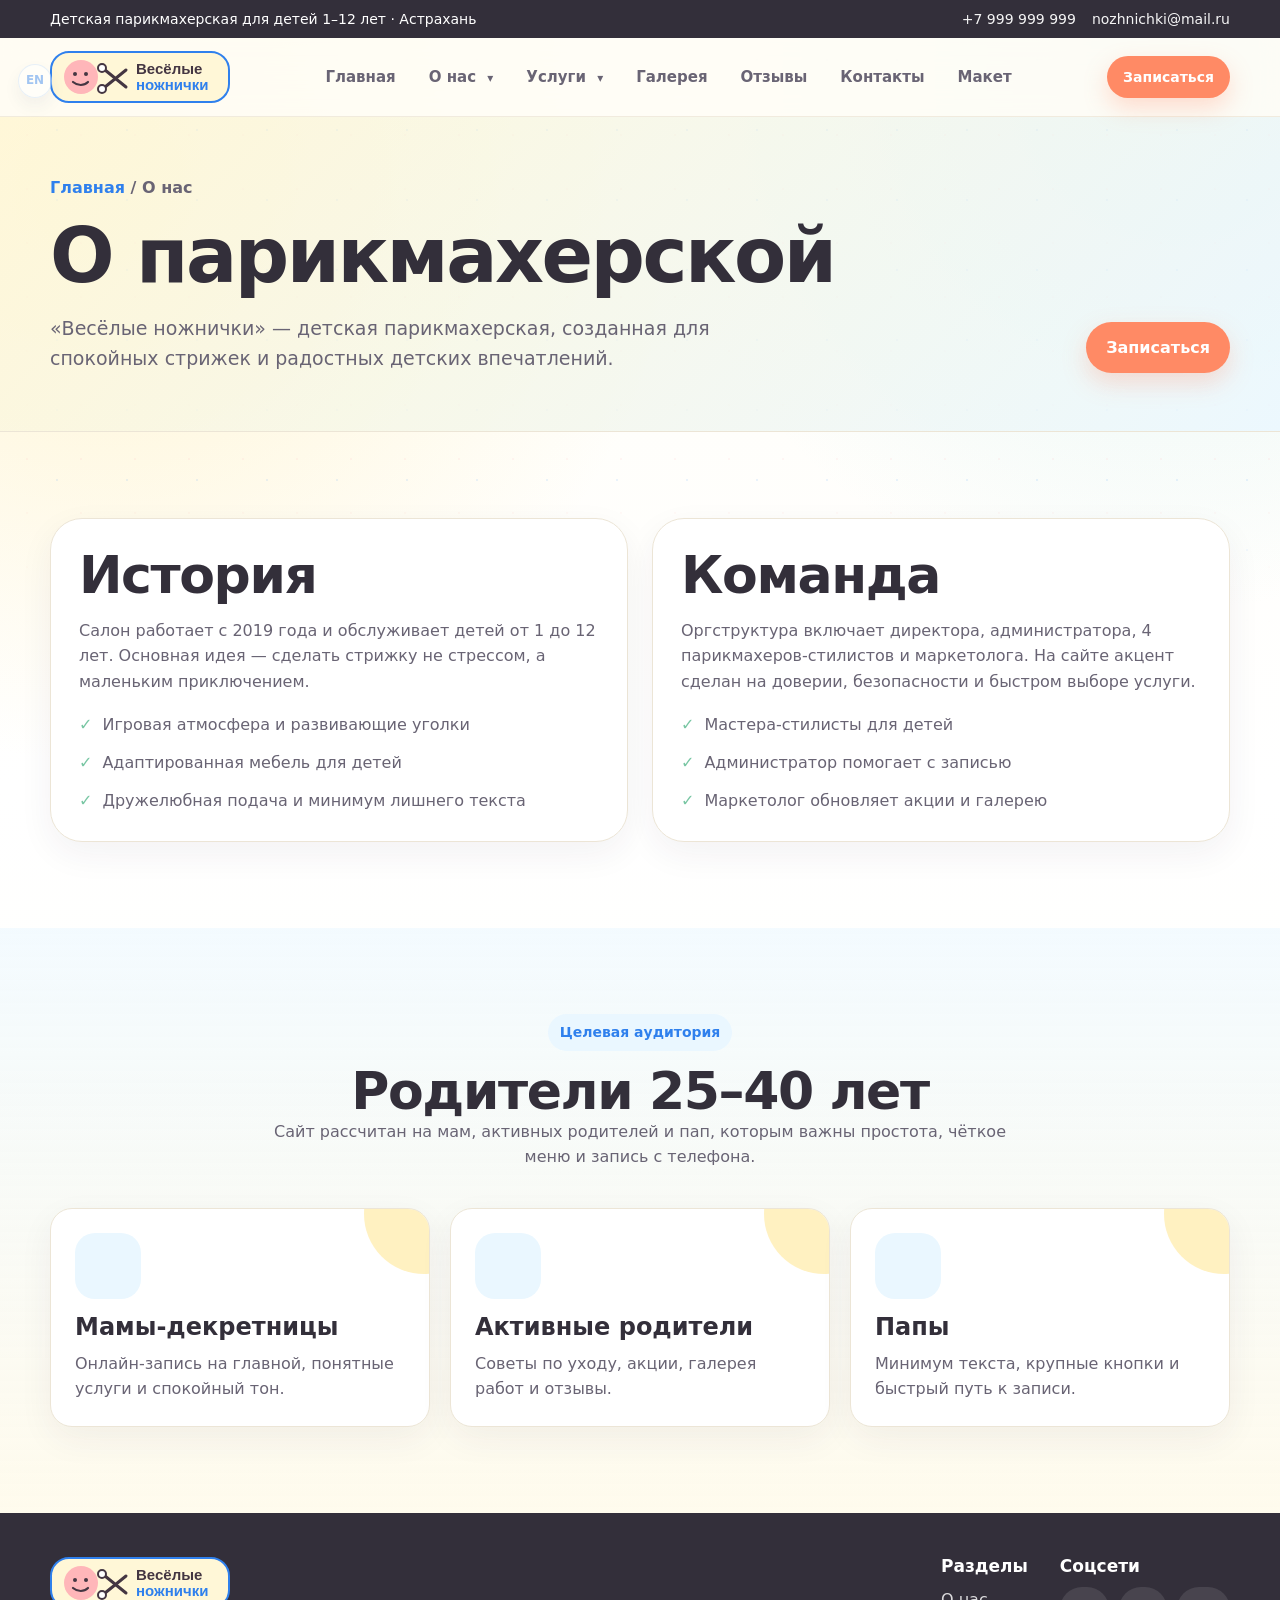
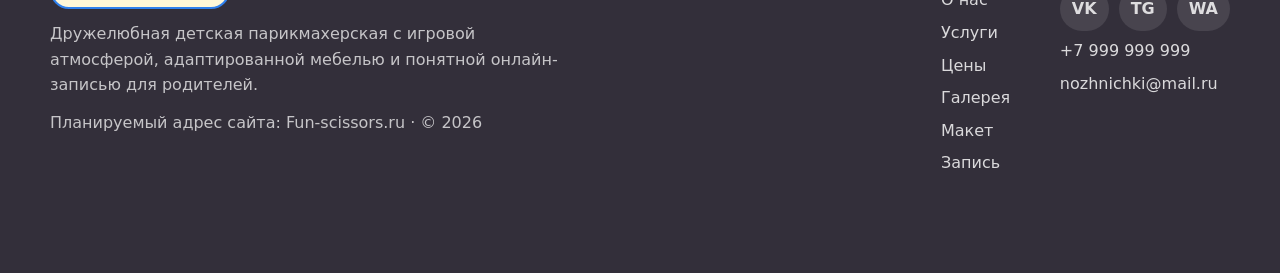
<file: pages/about.html>
<!doctype html>

<html lang="ru">
  <head>
    <meta charset="utf-8" />
    <meta content="width=device-width, initial-scale=1" name="viewport" />
    <title>О нас — Весёлые ножнички</title>
    <meta
      content="о нас, история детской парикмахерской, команда, безопасность детей, Весёлые ножнички"
      name="keywords"
    />
    <meta
      content="История, команда и преимущества детской парикмахерской Весёлые ножнички."
      name="description"
    />
    <meta content="#fff7d7" name="theme-color" />
    <link href="../assets/img/logo.svg" rel="icon" type="image/svg+xml" />
    <link href="../assets/css/styles.css" rel="stylesheet" />
  </head>
  <body>
    <div class="top-bar">
      <div class="container top-bar__inner">
        <span>Детская парикмахерская для детей 1–12 лет · Астрахань</span>
        <div class="top-bar__links">
          <a href="tel:+79999999999">+7 999 999 999</a>
          <a href="mailto:nozhnichki@mail.ru">nozhnichki@mail.ru</a>
        </div>
      </div>
    </div>
    <header class="site-header">
      <div class="container header__inner">
        <a
          aria-label="Весёлые ножнички — на главную"
          class="logo"
          href="../index.html"
        >
          <img
            alt="Весёлые ножнички"
            height="52"
            src="../assets/img/logo.svg"
            width="180"
          />
        </a>
        <nav aria-label="Главное меню" class="main-nav" data-nav="">
          <a class="nav-direct" href="../index.html">Главная</a>
          <div class="nav-group" data-dropdown="">
            <button aria-expanded="false" class="nav-trigger" type="button">
              О нас
            </button>
            <div class="nav-dropdown" role="menu">
              <a href="about.html#history">История</a>
              <a href="about.html#team">Команда</a>
              <a href="about.html#audience">Целевая аудитория</a>
            </div>
          </div>
          <div class="nav-group" data-dropdown="">
            <button aria-expanded="false" class="nav-trigger" type="button">
              Услуги
            </button>
            <div class="nav-dropdown" role="menu">
              <a href="services.html#kids-services">Для детей</a>
              <a href="services.html#parents-services">Для родителей</a>
              <a href="prices.html">Цены</a>
            </div>
          </div>
          <a class="nav-direct" href="gallery.html">Галерея</a>
          <a class="nav-direct" href="reviews.html">Отзывы</a>
          <a class="nav-direct" href="contacts.html">Контакты</a>
          <a class="nav-direct" href="layout.html">Макет</a>
        </nav>
        <div class="header__actions">
          <a aria-label="English version" class="lang-link" href="en.html"
            >EN</a
          >
          <a class="btn btn--small" href="booking.html">Записаться</a>
          <button
            aria-expanded="false"
            aria-label="Открыть меню"
            class="burger"
            data-burger=""
          >
            <span></span>
          </button>
        </div>
      </div>
    </header>
    <main>
      <section class="page-hero">
        <div class="container page-hero__grid">
          <div>
            <div class="breadcrumbs">
              <a href="../index.html">Главная</a> / О нас
            </div>
            <h1>О парикмахерской</h1>
            <p>
              «Весёлые ножнички» — детская парикмахерская, созданная для
              спокойных стрижек и радостных детских впечатлений.
            </p>
          </div>
          <a class="btn" href="booking.html">Записаться</a>
        </div>
      </section>
      <section class="section" id="history">
        <div class="container two-col">
          <article class="panel">
            <h2>История</h2>
            <p>
              Салон работает с 2019 года и обслуживает детей от 1 до 12 лет.
              Основная идея — сделать стрижку не стрессом, а маленьким
              приключением.
            </p>
            <ul class="check-list">
              <li>Игровая атмосфера и развивающие уголки</li>
              <li>Адаптированная мебель для детей</li>
              <li>Дружелюбная подача и минимум лишнего текста</li>
            </ul>
          </article>
          <article class="panel" id="team">
            <h2>Команда</h2>
            <p>
              Оргструктура включает директора, администратора, 4
              парикмахеров-стилистов и маркетолога. На сайте акцент сделан на
              доверии, безопасности и быстром выборе услуги.
            </p>
            <ul class="check-list">
              <li>Мастера-стилисты для детей</li>
              <li>Администратор помогает с записью</li>
              <li>Маркетолог обновляет акции и галерею</li>
            </ul>
          </article>
        </div>
      </section>
      <section class="section section--soft" id="audience">
        <div class="container">
          <div class="section__head">
            <p class="eyebrow">Целевая аудитория</p>
            <h2>Родители 25–40 лет</h2>
            <p>
              Сайт рассчитан на мам, активных родителей и пап, которым важны
              простота, чёткое меню и запись с телефона.
            </p>
          </div>
          <div class="cards">
            <article class="card">
              <div class="card__icon"></div>
              <h3>Мамы-декретницы</h3>
              <p>Онлайн-запись на главной, понятные услуги и спокойный тон.</p>
            </article>
            <article class="card">
              <div class="card__icon"></div>
              <h3>Активные родители</h3>
              <p>Советы по уходу, акции, галерея работ и отзывы.</p>
            </article>
            <article class="card">
              <div class="card__icon"></div>
              <h3>Папы</h3>
              <p>Минимум текста, крупные кнопки и быстрый путь к записи.</p>
            </article>
          </div>
        </div>
      </section>
    </main>
    <footer class="footer">
      <div class="container footer__grid">
        <div>
          <img
            alt="Весёлые ножнички"
            height="52"
            src="../assets/img/logo.svg"
            width="180"
          />
          <p>
            Дружелюбная детская парикмахерская с игровой атмосферой,
            адаптированной мебелью и понятной онлайн-записью для родителей.
          </p>
          <p>
            Планируемый адрес сайта: Fun-scissors.ru · ©
            <span data-year=""></span>
          </p>
        </div>
        <div>
          <h3>Разделы</h3>
          <a href="about.html">О нас</a>
          <a href="services.html">Услуги</a>
          <a href="prices.html">Цены</a>
          <a href="gallery.html">Галерея</a>
          <a href="layout.html">Макет</a>
          <a href="booking.html">Запись</a>
        </div>
        <div>
          <h3>Соцсети</h3>
          <div class="socials">
            <a aria-label="VK" href="#">VK</a>
            <a aria-label="Telegram" href="#">TG</a>
            <a aria-label="WhatsApp" href="https://wa.me/79999999999">WA</a>
          </div>
          <a href="tel:+79999999999">+7 999 999 999</a>
          <a href="mailto:nozhnichki@mail.ru">nozhnichki@mail.ru</a>
        </div>
      </div>
      <!-- Место для счетчиков статистики: Яндекс.Метрика / Google Analytics подключаются при публикации. -->
    </footer>
    <a class="mobile-call" href="tel:+79999999999">Позвонить администратору</a>
    <button aria-label="Наверх" class="to-top" data-to-top="">↑</button>
    <script src="../assets/js/main.js"></script>
    <script src="../assets/js/dropdown-menu.js"></script>
    <script src="../assets/js/gallery-lightbox.js"></script>
    <script src="../assets/js/booking-calendar.js"></script>
    <script src="../assets/js/promo-timer.js"></script>
  </body>
</html>
</file>
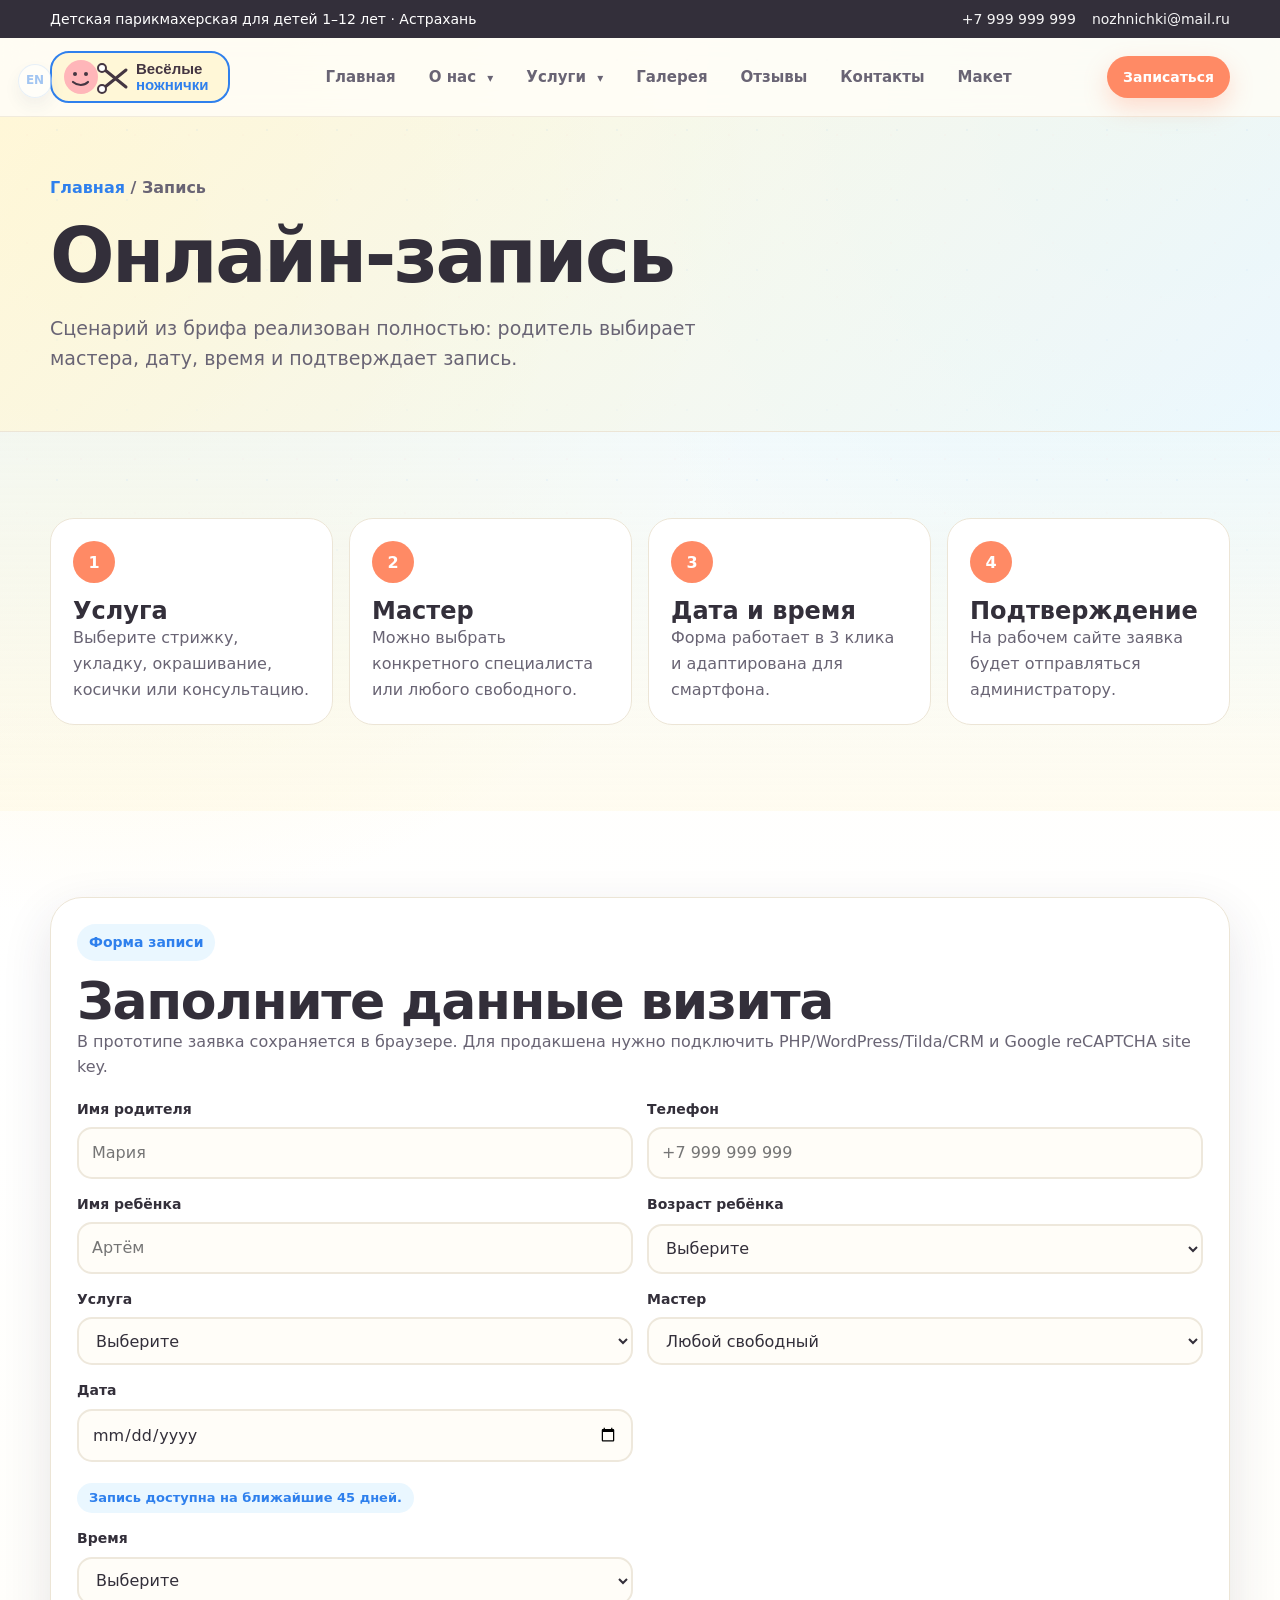
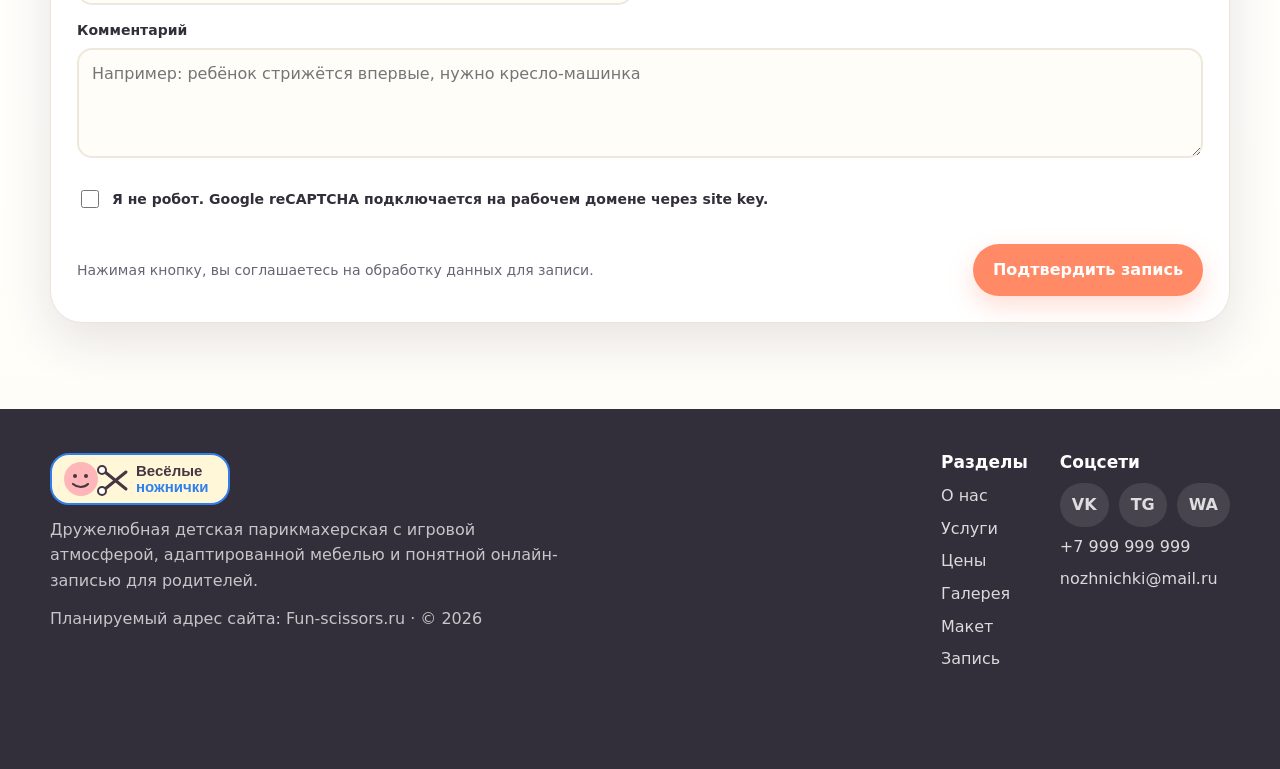
<file: pages/booking.html>
<!doctype html>

<html lang="ru">
  <head>
    <meta charset="utf-8" />
    <meta content="width=device-width, initial-scale=1" name="viewport" />
    <title>Онлайн-запись — Весёлые ножнички</title>
    <meta
      content="онлайн запись, форма записи, выбрать мастера, дата и время, детская парикмахерская"
      name="keywords"
    />
    <meta
      content="Форма онлайн-записи в детскую парикмахерскую."
      name="description"
    />
    <meta content="#fff7d7" name="theme-color" />
    <link href="../assets/img/logo.svg" rel="icon" type="image/svg+xml" />
    <link href="../assets/css/styles.css" rel="stylesheet" />
  </head>
  <body>
    <div class="top-bar">
      <div class="container top-bar__inner">
        <span>Детская парикмахерская для детей 1–12 лет · Астрахань</span>
        <div class="top-bar__links">
          <a href="tel:+79999999999">+7 999 999 999</a>
          <a href="mailto:nozhnichki@mail.ru">nozhnichki@mail.ru</a>
        </div>
      </div>
    </div>
    <header class="site-header">
      <div class="container header__inner">
        <a
          aria-label="Весёлые ножнички — на главную"
          class="logo"
          href="../index.html"
        >
          <img
            alt="Весёлые ножнички"
            height="52"
            src="../assets/img/logo.svg"
            width="180"
          />
        </a>
        <nav aria-label="Главное меню" class="main-nav" data-nav="">
          <a class="nav-direct" href="../index.html">Главная</a>
          <div class="nav-group" data-dropdown="">
            <button aria-expanded="false" class="nav-trigger" type="button">
              О нас
            </button>
            <div class="nav-dropdown" role="menu">
              <a href="about.html#history">История</a>
              <a href="about.html#team">Команда</a>
              <a href="about.html#audience">Целевая аудитория</a>
            </div>
          </div>
          <div class="nav-group" data-dropdown="">
            <button aria-expanded="false" class="nav-trigger" type="button">
              Услуги
            </button>
            <div class="nav-dropdown" role="menu">
              <a href="services.html#kids-services">Для детей</a>
              <a href="services.html#parents-services">Для родителей</a>
              <a href="prices.html">Цены</a>
            </div>
          </div>
          <a class="nav-direct" href="gallery.html">Галерея</a>
          <a class="nav-direct" href="reviews.html">Отзывы</a>
          <a class="nav-direct" href="contacts.html">Контакты</a>
          <a class="nav-direct" href="layout.html">Макет</a>
        </nav>
        <div class="header__actions">
          <a aria-label="English version" class="lang-link" href="en.html"
            >EN</a
          >
          <a class="btn btn--small" href="booking.html">Записаться</a>
          <button
            aria-expanded="false"
            aria-label="Открыть меню"
            class="burger"
            data-burger=""
          >
            <span></span>
          </button>
        </div>
      </div>
    </header>
    <main>
      <section class="page-hero">
        <div class="container page-hero__grid">
          <div>
            <div class="breadcrumbs">
              <a href="../index.html">Главная</a> / Запись
            </div>
            <h1>Онлайн-запись</h1>
            <p>
              Сценарий из брифа реализован полностью: родитель выбирает мастера,
              дату, время и подтверждает запись.
            </p>
          </div>
        </div>
      </section>
      <section class="section section--soft">
        <div class="container">
          <div class="steps">
            <article class="step">
              <h3>Услуга</h3>
              <p>
                Выберите стрижку, укладку, окрашивание, косички или
                консультацию.
              </p>
            </article>
            <article class="step">
              <h3>Мастер</h3>
              <p>
                Можно выбрать конкретного специалиста или любого свободного.
              </p>
            </article>
            <article class="step">
              <h3>Дата и время</h3>
              <p>Форма работает в 3 клика и адаптирована для смартфона.</p>
            </article>
            <article class="step">
              <h3>Подтверждение</h3>
              <p>На рабочем сайте заявка будет отправляться администратору.</p>
            </article>
          </div>
        </div>
      </section>
      <section class="section">
        <div class="container booking-card__inner">
          <div class="booking-card__top">
            <div>
              <p class="eyebrow">Форма записи</p>
              <h2>Заполните данные визита</h2>
              <p>
                В прототипе заявка сохраняется в браузере. Для продакшена нужно
                подключить PHP/WordPress/Tilda/CRM и Google reCAPTCHA site key.
              </p>
            </div>
          </div>
          <form
            aria-label="Форма онлайн-записи"
            class="booking-form form-grid form-grid--full"
          >
            <div class="field">
              <label for="parent-name">Имя родителя</label>
              <input
                id="parent-name"
                name="parentName"
                placeholder="Мария"
                required=""
                type="text"
              />
            </div>
            <div class="field">
              <label for="phone">Телефон</label>
              <input
                id="phone"
                name="phone"
                placeholder="+7 999 999 999"
                required=""
                type="tel"
              />
            </div>
            <div class="field">
              <label for="child-name">Имя ребёнка</label>
              <input
                id="child-name"
                name="childName"
                placeholder="Артём"
                type="text"
              />
            </div>
            <div class="field">
              <label for="child-age">Возраст ребёнка</label>
              <select id="child-age" name="age" required="">
                <option value="">Выберите</option>
                <option>1–3 года</option>
                <option>4–7 лет</option>
                <option>8–12 лет</option>
              </select>
            </div>
            <div class="field">
              <label for="service">Услуга</label>
              <select id="service" name="service" required="">
                <option value="">Выберите</option>
                <option>Стрижка для мальчика</option>
                <option>Стрижка для девочки</option>
                <option>Укладка или причёска для праздника</option>
                <option>Окрашивание безопасными красками</option>
                <option>Косички / афрокосички</option>
                <option>Консультация по уходу за волосами</option>
              </select>
            </div>
            <div class="field">
              <label for="master">Мастер</label>
              <select id="master" name="master" required="">
                <option value="">Любой свободный</option>
                <option>Анна — детские стрижки</option>
                <option>Лилия — причёски и косички</option>
                <option>София — окрашивание</option>
                <option>Михаил — стрижки для мальчиков</option>
              </select>
            </div>
            <div class="field">
              <label for="date">Дата</label>
              <input id="date" name="date" required="" type="date" />
            </div>
            <div class="field">
              <label for="time">Время</label>
              <select id="time" name="time" required="">
                <option value="">Выберите</option>
                <option>10:00</option>
                <option>11:30</option>
                <option>13:00</option>
                <option>15:00</option>
                <option>16:30</option>
                <option>18:00</option>
              </select>
            </div>
            <div class="field field--wide">
              <label for="comment">Комментарий</label>
              <textarea
                id="comment"
                name="comment"
                placeholder="Например: ребёнок стрижётся впервые, нужно кресло-машинка"
              ></textarea>
            </div>
            <div class="field field--wide">
              <label class="captcha-line"
                ><input name="captcha" required="" type="checkbox" /> Я не
                робот. Google reCAPTCHA подключается на рабочем домене через
                site key.</label
              >
            </div>
            <div class="form-foot">
              <span class="captcha-line"
                >Нажимая кнопку, вы соглашаетесь на обработку данных для
                записи.</span
              >
              <button class="btn" type="submit">Подтвердить запись</button>
            </div>
            <div aria-live="polite" class="form-status" role="status"></div>
          </form>
        </div>
      </section>
    </main>
    <footer class="footer">
      <div class="container footer__grid">
        <div>
          <img
            alt="Весёлые ножнички"
            height="52"
            src="../assets/img/logo.svg"
            width="180"
          />
          <p>
            Дружелюбная детская парикмахерская с игровой атмосферой,
            адаптированной мебелью и понятной онлайн-записью для родителей.
          </p>
          <p>
            Планируемый адрес сайта: Fun-scissors.ru · ©
            <span data-year=""></span>
          </p>
        </div>
        <div>
          <h3>Разделы</h3>
          <a href="about.html">О нас</a>
          <a href="services.html">Услуги</a>
          <a href="prices.html">Цены</a>
          <a href="gallery.html">Галерея</a>
          <a href="layout.html">Макет</a>
          <a href="booking.html">Запись</a>
        </div>
        <div>
          <h3>Соцсети</h3>
          <div class="socials">
            <a aria-label="VK" href="#">VK</a>
            <a aria-label="Telegram" href="#">TG</a>
            <a aria-label="WhatsApp" href="https://wa.me/79999999999">WA</a>
          </div>
          <a href="tel:+79999999999">+7 999 999 999</a>
          <a href="mailto:nozhnichki@mail.ru">nozhnichki@mail.ru</a>
        </div>
      </div>
      <!-- Место для счетчиков статистики: Яндекс.Метрика / Google Analytics подключаются при публикации. -->
    </footer>
    <a class="mobile-call" href="tel:+79999999999">Позвонить администратору</a>
    <button aria-label="Наверх" class="to-top" data-to-top="">↑</button>
    <script src="../assets/js/main.js"></script>
    <script src="../assets/js/dropdown-menu.js"></script>
    <script src="../assets/js/gallery-lightbox.js"></script>
    <script src="../assets/js/booking-calendar.js"></script>
    <script src="../assets/js/promo-timer.js"></script>
  </body>
</html>
</file>
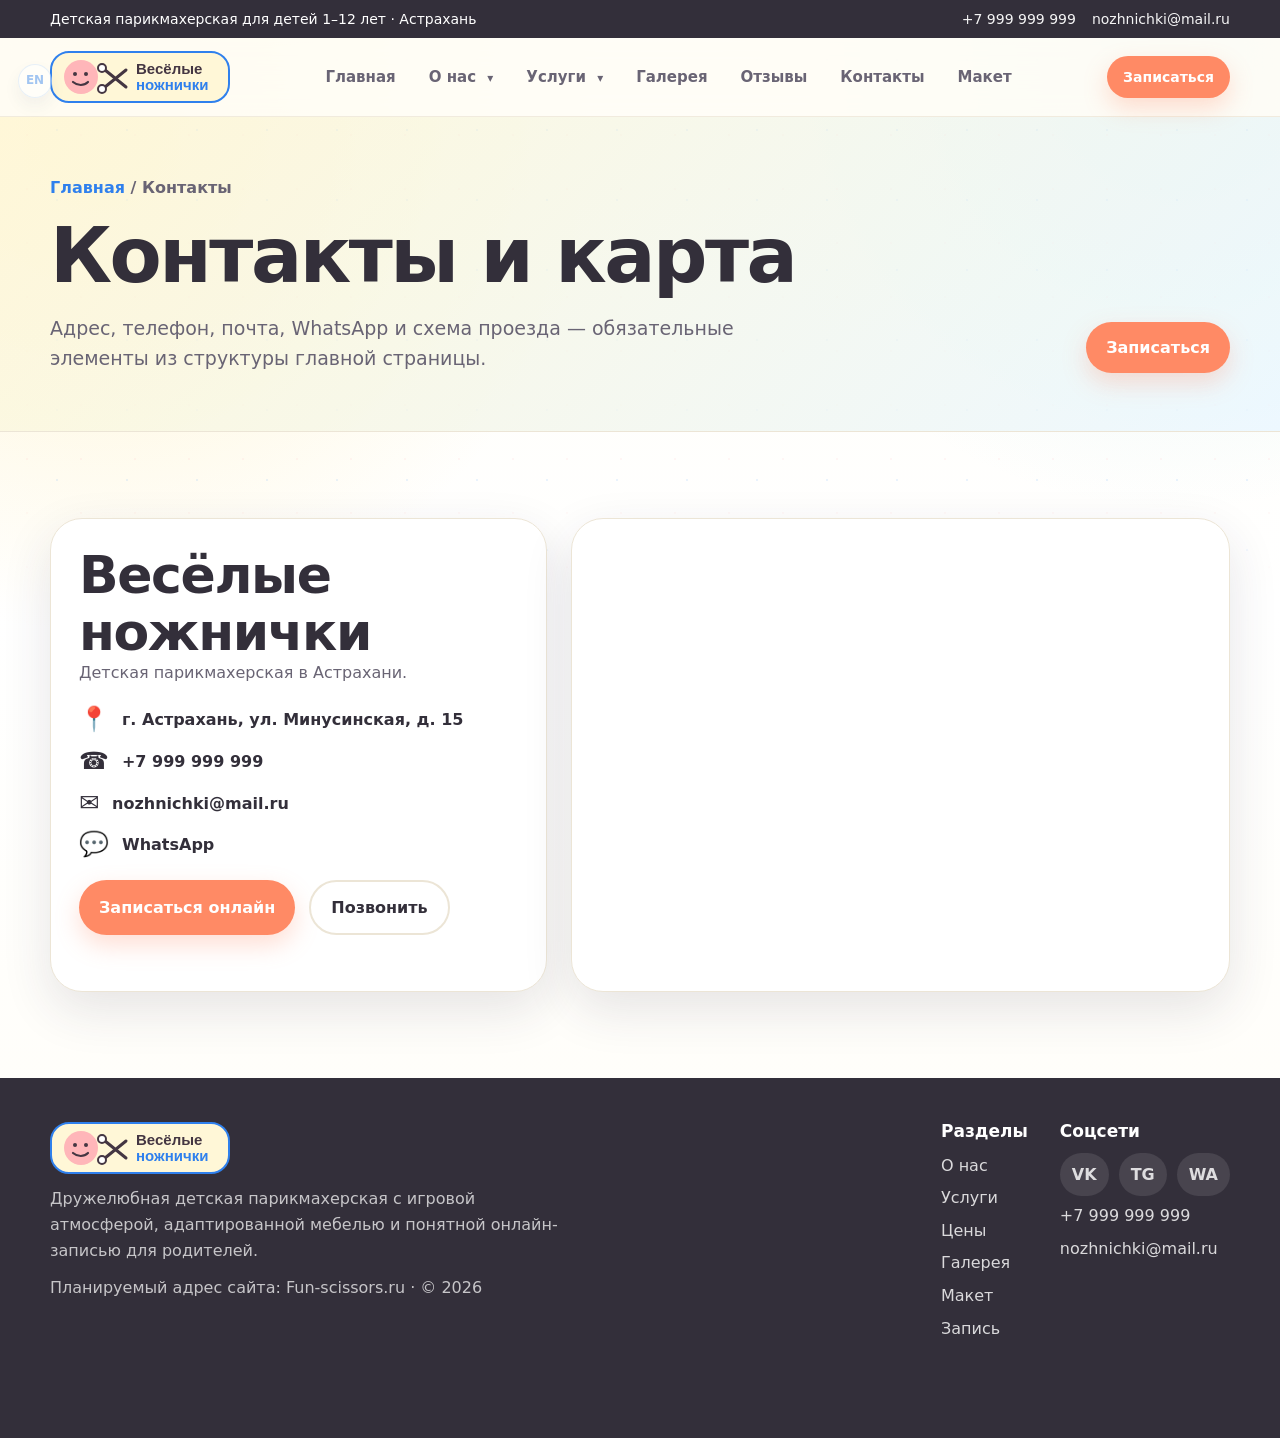
<file: pages/contacts.html>
<!doctype html>

<html lang="ru">
  <head>
    <meta charset="utf-8" />
    <meta content="width=device-width, initial-scale=1" name="viewport" />
    <title>Контакты — Весёлые ножнички</title>
    <meta
      content="контакты, адрес, карта проезда, Астрахань, Минусинская 15, позвонить"
      name="keywords"
    />
    <meta
      content="Контакты, адрес и карта проезда детской парикмахерской Весёлые ножнички."
      name="description"
    />
    <meta content="#fff7d7" name="theme-color" />
    <link href="../assets/img/logo.svg" rel="icon" type="image/svg+xml" />
    <link href="../assets/css/styles.css" rel="stylesheet" />
  </head>
  <body>
    <div class="top-bar">
      <div class="container top-bar__inner">
        <span>Детская парикмахерская для детей 1–12 лет · Астрахань</span>
        <div class="top-bar__links">
          <a href="tel:+79999999999">+7 999 999 999</a>
          <a href="mailto:nozhnichki@mail.ru">nozhnichki@mail.ru</a>
        </div>
      </div>
    </div>
    <header class="site-header">
      <div class="container header__inner">
        <a
          aria-label="Весёлые ножнички — на главную"
          class="logo"
          href="../index.html"
        >
          <img
            alt="Весёлые ножнички"
            height="52"
            src="../assets/img/logo.svg"
            width="180"
          />
        </a>
        <nav aria-label="Главное меню" class="main-nav" data-nav="">
          <a class="nav-direct" href="../index.html">Главная</a>
          <div class="nav-group" data-dropdown="">
            <button aria-expanded="false" class="nav-trigger" type="button">
              О нас
            </button>
            <div class="nav-dropdown" role="menu">
              <a href="about.html#history">История</a>
              <a href="about.html#team">Команда</a>
              <a href="about.html#audience">Целевая аудитория</a>
            </div>
          </div>
          <div class="nav-group" data-dropdown="">
            <button aria-expanded="false" class="nav-trigger" type="button">
              Услуги
            </button>
            <div class="nav-dropdown" role="menu">
              <a href="services.html#kids-services">Для детей</a>
              <a href="services.html#parents-services">Для родителей</a>
              <a href="prices.html">Цены</a>
            </div>
          </div>
          <a class="nav-direct" href="gallery.html">Галерея</a>
          <a class="nav-direct" href="reviews.html">Отзывы</a>
          <a class="nav-direct" href="contacts.html">Контакты</a>
          <a class="nav-direct" href="layout.html">Макет</a>
        </nav>
        <div class="header__actions">
          <a aria-label="English version" class="lang-link" href="en.html"
            >EN</a
          >
          <a class="btn btn--small" href="booking.html">Записаться</a>
          <button
            aria-expanded="false"
            aria-label="Открыть меню"
            class="burger"
            data-burger=""
          >
            <span></span>
          </button>
        </div>
      </div>
    </header>
    <main>
      <section class="page-hero">
        <div class="container page-hero__grid">
          <div>
            <div class="breadcrumbs">
              <a href="../index.html">Главная</a> / Контакты
            </div>
            <h1>Контакты и карта</h1>
            <p>
              Адрес, телефон, почта, WhatsApp и схема проезда — обязательные
              элементы из структуры главной страницы.
            </p>
          </div>
          <a class="btn" href="booking.html">Записаться</a>
        </div>
      </section>
      <section class="section">
        <div class="container contact-grid">
          <div class="contact-card">
            <h2>Весёлые ножнички</h2>
            <p>Детская парикмахерская в Астрахани.</p>
            <div class="contact-list">
              <div><span>📍</span> г. Астрахань, ул. Минусинская, д. 15</div>
              <a href="tel:+79999999999"><span>☎️</span> +7 999 999 999</a>
              <a href="mailto:nozhnichki@mail.ru"
                ><span>✉️</span> nozhnichki@mail.ru</a
              >
              <a href="https://wa.me/79999999999"><span>💬</span> WhatsApp</a>
            </div>
            <div class="hero__actions">
              <a class="btn" href="booking.html">Записаться онлайн</a
              ><a class="btn btn--ghost" href="tel:+79999999999">Позвонить</a>
            </div>
          </div>
          <div class="map-card">
            <iframe
              class="yandex-map"
              src="https://yandex.ru/map-widget/v1/?mode=search&text=%D0%90%D1%81%D1%82%D1%80%D0%B0%D1%85%D0%B0%D0%BD%D1%8C%2C%20%D1%83%D0%BB.%20%D0%9C%D0%B8%D0%BD%D1%83%D1%81%D0%B8%D0%BD%D1%81%D0%BA%D0%B0%D1%8F%2C%2015&z=16"
              title="Яндекс.Карта: Астрахань, ул. Минусинская, 15"
              loading="lazy"
              allowfullscreen
            ></iframe>
          </div>
        </div>
      </section>
    </main>
    <footer class="footer">
      <div class="container footer__grid">
        <div>
          <img
            alt="Весёлые ножнички"
            height="52"
            src="../assets/img/logo.svg"
            width="180"
          />
          <p>
            Дружелюбная детская парикмахерская с игровой атмосферой,
            адаптированной мебелью и понятной онлайн-записью для родителей.
          </p>
          <p>
            Планируемый адрес сайта: Fun-scissors.ru · ©
            <span data-year=""></span>
          </p>
        </div>
        <div>
          <h3>Разделы</h3>
          <a href="about.html">О нас</a>
          <a href="services.html">Услуги</a>
          <a href="prices.html">Цены</a>
          <a href="gallery.html">Галерея</a>
          <a href="layout.html">Макет</a>
          <a href="booking.html">Запись</a>
        </div>
        <div>
          <h3>Соцсети</h3>
          <div class="socials">
            <a aria-label="VK" href="#">VK</a>
            <a aria-label="Telegram" href="#">TG</a>
            <a aria-label="WhatsApp" href="https://wa.me/79999999999">WA</a>
          </div>
          <a href="tel:+79999999999">+7 999 999 999</a>
          <a href="mailto:nozhnichki@mail.ru">nozhnichki@mail.ru</a>
        </div>
      </div>
      <!-- Место для счетчиков статистики: Яндекс.Метрика / Google Analytics подключаются при публикации. -->
    </footer>
    <a class="mobile-call" href="tel:+79999999999">Позвонить администратору</a>
    <button aria-label="Наверх" class="to-top" data-to-top="">↑</button>
    <script src="../assets/js/main.js"></script>
    <script src="../assets/js/dropdown-menu.js"></script>
    <script src="../assets/js/gallery-lightbox.js"></script>
    <script src="../assets/js/booking-calendar.js"></script>
    <script src="../assets/js/promo-timer.js"></script>
  </body>
</html>
</file>
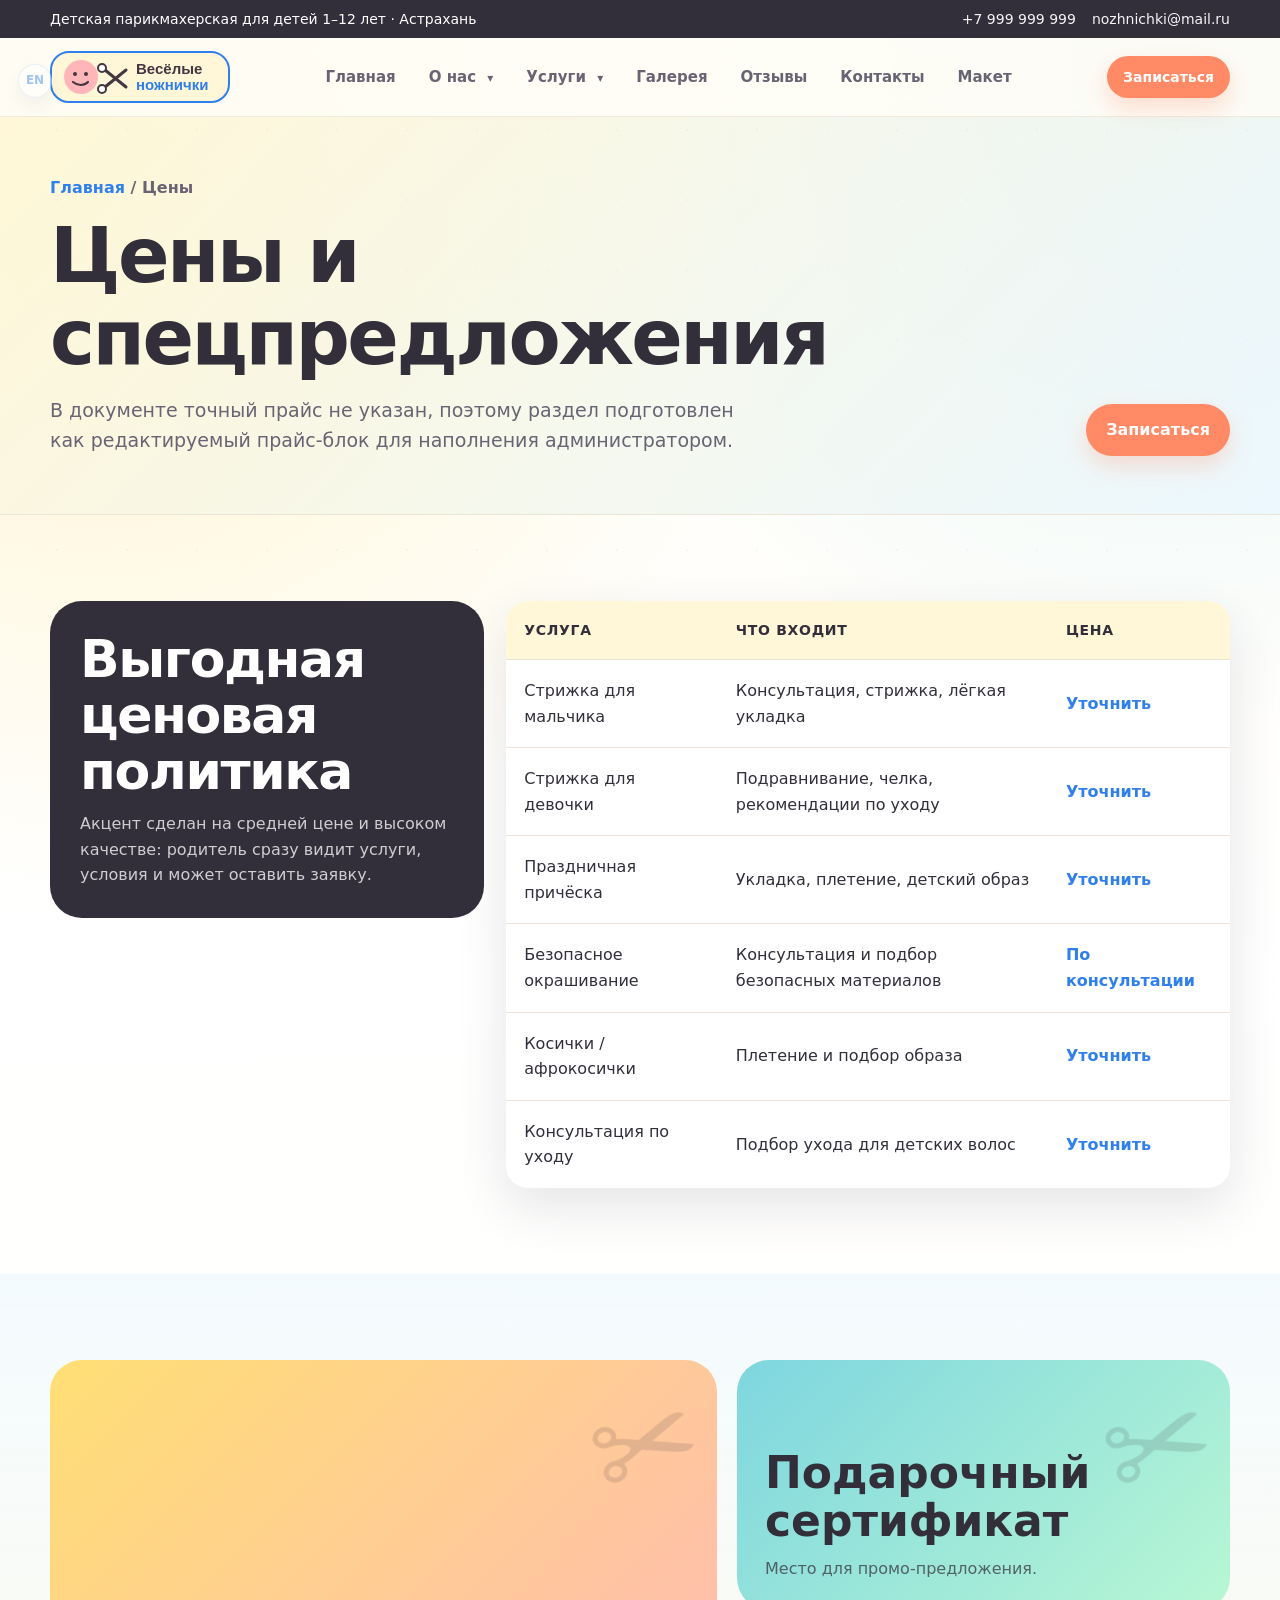
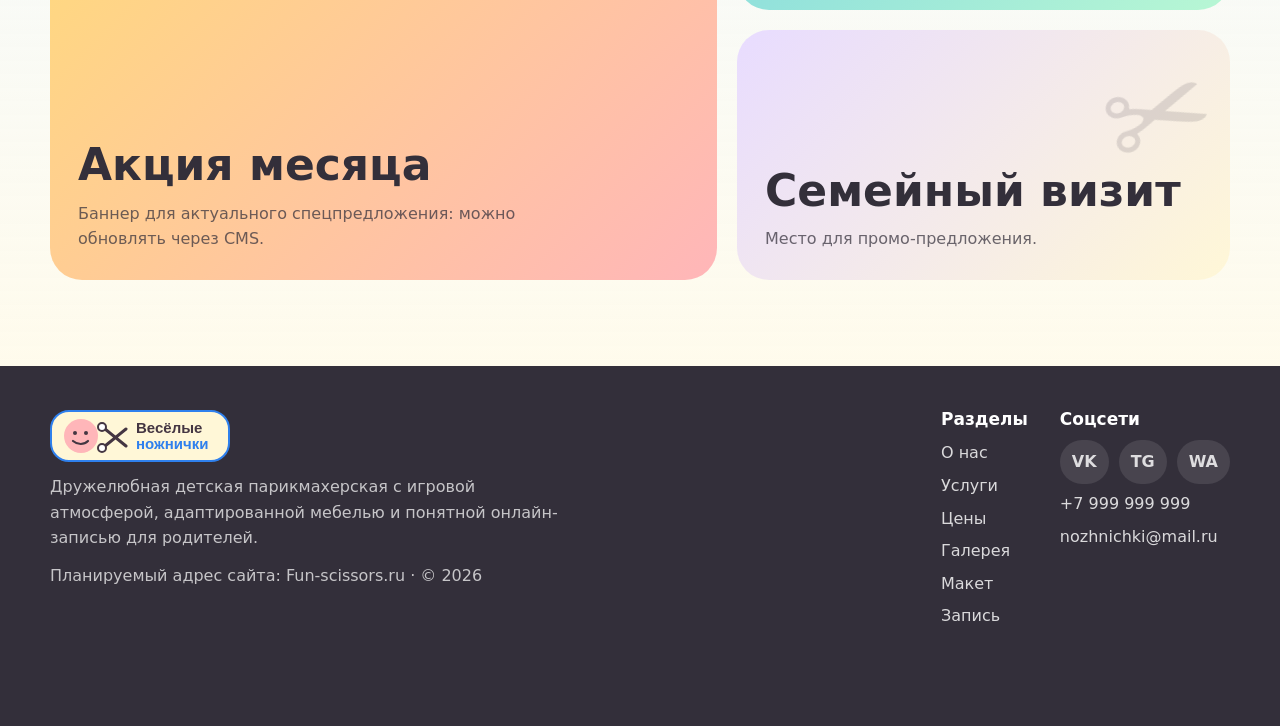
<file: pages/prices.html>
<!doctype html>

<html lang="ru">
  <head>
    <meta charset="utf-8" />
    <meta content="width=device-width, initial-scale=1" name="viewport" />
    <title>Цены — Весёлые ножнички</title>
    <meta
      content="цены детская парикмахерская, прайс, акции, спецпредложения, детские стрижки"
      name="keywords"
    />
    <meta
      content="Прайс-блок и спецпредложения детской парикмахерской."
      name="description"
    />
    <meta content="#fff7d7" name="theme-color" />
    <link href="../assets/img/logo.svg" rel="icon" type="image/svg+xml" />
    <link href="../assets/css/styles.css" rel="stylesheet" />
  </head>
  <body>
    <div class="top-bar">
      <div class="container top-bar__inner">
        <span>Детская парикмахерская для детей 1–12 лет · Астрахань</span>
        <div class="top-bar__links">
          <a href="tel:+79999999999">+7 999 999 999</a>
          <a href="mailto:nozhnichki@mail.ru">nozhnichki@mail.ru</a>
        </div>
      </div>
    </div>
    <header class="site-header">
      <div class="container header__inner">
        <a
          aria-label="Весёлые ножнички — на главную"
          class="logo"
          href="../index.html"
        >
          <img
            alt="Весёлые ножнички"
            height="52"
            src="../assets/img/logo.svg"
            width="180"
          />
        </a>
        <nav aria-label="Главное меню" class="main-nav" data-nav="">
          <a class="nav-direct" href="../index.html">Главная</a>
          <div class="nav-group" data-dropdown="">
            <button aria-expanded="false" class="nav-trigger" type="button">
              О нас
            </button>
            <div class="nav-dropdown" role="menu">
              <a href="about.html#history">История</a>
              <a href="about.html#team">Команда</a>
              <a href="about.html#audience">Целевая аудитория</a>
            </div>
          </div>
          <div class="nav-group" data-dropdown="">
            <button aria-expanded="false" class="nav-trigger" type="button">
              Услуги
            </button>
            <div class="nav-dropdown" role="menu">
              <a href="services.html#kids-services">Для детей</a>
              <a href="services.html#parents-services">Для родителей</a>
              <a href="prices.html">Цены</a>
            </div>
          </div>
          <a class="nav-direct" href="gallery.html">Галерея</a>
          <a class="nav-direct" href="reviews.html">Отзывы</a>
          <a class="nav-direct" href="contacts.html">Контакты</a>
          <a class="nav-direct" href="layout.html">Макет</a>
        </nav>
        <div class="header__actions">
          <a aria-label="English version" class="lang-link" href="en.html"
            >EN</a
          >
          <a class="btn btn--small" href="booking.html">Записаться</a>
          <button
            aria-expanded="false"
            aria-label="Открыть меню"
            class="burger"
            data-burger=""
          >
            <span></span>
          </button>
        </div>
      </div>
    </header>
    <main>
      <section class="page-hero">
        <div class="container page-hero__grid">
          <div>
            <div class="breadcrumbs">
              <a href="../index.html">Главная</a> / Цены
            </div>
            <h1>Цены и спецпредложения</h1>
            <p>
              В документе точный прайс не указан, поэтому раздел подготовлен как
              редактируемый прайс-блок для наполнения администратором.
            </p>
          </div>
          <a class="btn" href="booking.html">Записаться</a>
        </div>
      </section>
      <section class="section">
        <div class="container price-box">
          <aside class="price-note">
            <h2>Выгодная ценовая политика</h2>
            <p>
              Акцент сделан на средней цене и высоком качестве: родитель сразу
              видит услуги, условия и может оставить заявку.
            </p>
          </aside>
          <table aria-label="Прайс услуг" class="price-table">
            <thead>
              <tr>
                <th>Услуга</th>
                <th>Что входит</th>
                <th>Цена</th>
              </tr>
            </thead>
            <tbody>
              <tr>
                <td>Стрижка для мальчика</td>
                <td>Консультация, стрижка, лёгкая укладка</td>
                <td>Уточнить</td>
              </tr>
              <tr>
                <td>Стрижка для девочки</td>
                <td>Подравнивание, челка, рекомендации по уходу</td>
                <td>Уточнить</td>
              </tr>
              <tr>
                <td>Праздничная причёска</td>
                <td>Укладка, плетение, детский образ</td>
                <td>Уточнить</td>
              </tr>
              <tr>
                <td>Безопасное окрашивание</td>
                <td>Консультация и подбор безопасных материалов</td>
                <td>По консультации</td>
              </tr>
              <tr>
                <td>Косички / афрокосички</td>
                <td>Плетение и подбор образа</td>
                <td>Уточнить</td>
              </tr>
              <tr>
                <td>Консультация по уходу</td>
                <td>Подбор ухода для детских волос</td>
                <td>Уточнить</td>
              </tr>
            </tbody>
          </table>
        </div>
      </section>
      <section class="section section--soft">
        <div class="container offer-grid">
          <article class="offer">
            <h3>Акция месяца</h3>
            <p>
              Баннер для актуального спецпредложения: можно обновлять через CMS.
            </p>
          </article>
          <article class="offer">
            <h3>Подарочный сертификат</h3>
            <p>Место для промо-предложения.</p>
          </article>
          <article class="offer">
            <h3>Семейный визит</h3>
            <p>Место для промо-предложения.</p>
          </article>
        </div>
      </section>
    </main>
    <footer class="footer">
      <div class="container footer__grid">
        <div>
          <img
            alt="Весёлые ножнички"
            height="52"
            src="../assets/img/logo.svg"
            width="180"
          />
          <p>
            Дружелюбная детская парикмахерская с игровой атмосферой,
            адаптированной мебелью и понятной онлайн-записью для родителей.
          </p>
          <p>
            Планируемый адрес сайта: Fun-scissors.ru · ©
            <span data-year=""></span>
          </p>
        </div>
        <div>
          <h3>Разделы</h3>
          <a href="about.html">О нас</a>
          <a href="services.html">Услуги</a>
          <a href="prices.html">Цены</a>
          <a href="gallery.html">Галерея</a>
          <a href="layout.html">Макет</a>
          <a href="booking.html">Запись</a>
        </div>
        <div>
          <h3>Соцсети</h3>
          <div class="socials">
            <a aria-label="VK" href="#">VK</a>
            <a aria-label="Telegram" href="#">TG</a>
            <a aria-label="WhatsApp" href="https://wa.me/79999999999">WA</a>
          </div>
          <a href="tel:+79999999999">+7 999 999 999</a>
          <a href="mailto:nozhnichki@mail.ru">nozhnichki@mail.ru</a>
        </div>
      </div>
      <!-- Место для счетчиков статистики: Яндекс.Метрика / Google Analytics подключаются при публикации. -->
    </footer>
    <a class="mobile-call" href="tel:+79999999999">Позвонить администратору</a>
    <button aria-label="Наверх" class="to-top" data-to-top="">↑</button>
    <script src="../assets/js/main.js"></script>
    <script src="../assets/js/dropdown-menu.js"></script>
    <script src="../assets/js/gallery-lightbox.js"></script>
    <script src="../assets/js/booking-calendar.js"></script>
    <script src="../assets/js/promo-timer.js"></script>
  </body>
</html>
</file>
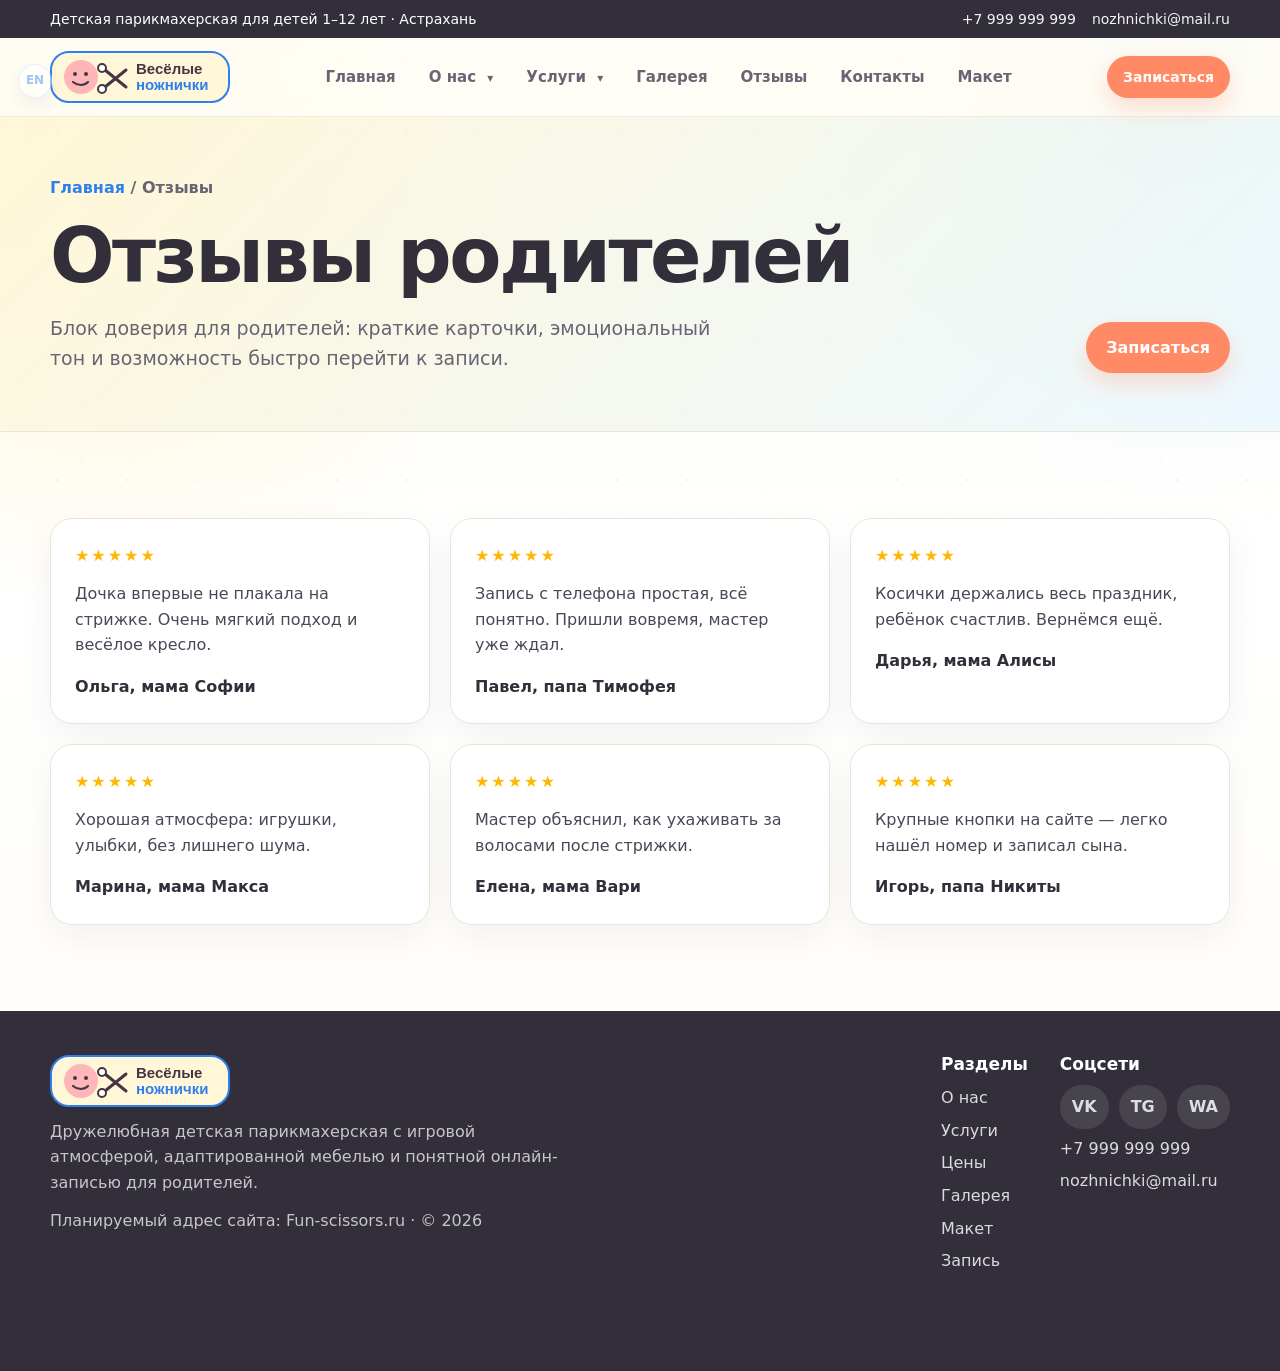
<file: pages/reviews.html>
<!doctype html>

<html lang="ru">
  <head>
    <meta charset="utf-8" />
    <meta content="width=device-width, initial-scale=1" name="viewport" />
    <title>Отзывы — Весёлые ножнички</title>
    <meta
      content="отзывы родителей, детская парикмахерская отзывы, Весёлые ножнички"
      name="keywords"
    />
    <meta
      content="Отзывы родителей о детской парикмахерской."
      name="description"
    />
    <meta content="#fff7d7" name="theme-color" />
    <link href="../assets/img/logo.svg" rel="icon" type="image/svg+xml" />
    <link href="../assets/css/styles.css" rel="stylesheet" />
  </head>
  <body>
    <div class="top-bar">
      <div class="container top-bar__inner">
        <span>Детская парикмахерская для детей 1–12 лет · Астрахань</span>
        <div class="top-bar__links">
          <a href="tel:+79999999999">+7 999 999 999</a>
          <a href="mailto:nozhnichki@mail.ru">nozhnichki@mail.ru</a>
        </div>
      </div>
    </div>
    <header class="site-header">
      <div class="container header__inner">
        <a
          aria-label="Весёлые ножнички — на главную"
          class="logo"
          href="../index.html"
        >
          <img
            alt="Весёлые ножнички"
            height="52"
            src="../assets/img/logo.svg"
            width="180"
          />
        </a>
        <nav aria-label="Главное меню" class="main-nav" data-nav="">
          <a class="nav-direct" href="../index.html">Главная</a>
          <div class="nav-group" data-dropdown="">
            <button aria-expanded="false" class="nav-trigger" type="button">
              О нас
            </button>
            <div class="nav-dropdown" role="menu">
              <a href="about.html#history">История</a>
              <a href="about.html#team">Команда</a>
              <a href="about.html#audience">Целевая аудитория</a>
            </div>
          </div>
          <div class="nav-group" data-dropdown="">
            <button aria-expanded="false" class="nav-trigger" type="button">
              Услуги
            </button>
            <div class="nav-dropdown" role="menu">
              <a href="services.html#kids-services">Для детей</a>
              <a href="services.html#parents-services">Для родителей</a>
              <a href="prices.html">Цены</a>
            </div>
          </div>
          <a class="nav-direct" href="gallery.html">Галерея</a>
          <a class="nav-direct" href="reviews.html">Отзывы</a>
          <a class="nav-direct" href="contacts.html">Контакты</a>
          <a class="nav-direct" href="layout.html">Макет</a>
        </nav>
        <div class="header__actions">
          <a aria-label="English version" class="lang-link" href="en.html"
            >EN</a
          >
          <a class="btn btn--small" href="booking.html">Записаться</a>
          <button
            aria-expanded="false"
            aria-label="Открыть меню"
            class="burger"
            data-burger=""
          >
            <span></span>
          </button>
        </div>
      </div>
    </header>
    <main>
      <section class="page-hero">
        <div class="container page-hero__grid">
          <div>
            <div class="breadcrumbs">
              <a href="../index.html">Главная</a> / Отзывы
            </div>
            <h1>Отзывы родителей</h1>
            <p>
              Блок доверия для родителей: краткие карточки, эмоциональный тон и
              возможность быстро перейти к записи.
            </p>
          </div>
          <a class="btn" href="booking.html">Записаться</a>
        </div>
      </section>
      <section class="section">
        <div class="container reviews">
          <article class="review">
            <div class="review__stars">★★★★★</div>
            <p>
              Дочка впервые не плакала на стрижке. Очень мягкий подход и весёлое
              кресло.
            </p>
            <strong>Ольга, мама Софии</strong>
          </article>
          <article class="review">
            <div class="review__stars">★★★★★</div>
            <p>
              Запись с телефона простая, всё понятно. Пришли вовремя, мастер уже
              ждал.
            </p>
            <strong>Павел, папа Тимофея</strong>
          </article>
          <article class="review">
            <div class="review__stars">★★★★★</div>
            <p>
              Косички держались весь праздник, ребёнок счастлив. Вернёмся ещё.
            </p>
            <strong>Дарья, мама Алисы</strong>
          </article>
          <article class="review">
            <div class="review__stars">★★★★★</div>
            <p>Хорошая атмосфера: игрушки, улыбки, без лишнего шума.</p>
            <strong>Марина, мама Макса</strong>
          </article>
          <article class="review">
            <div class="review__stars">★★★★★</div>
            <p>Мастер объяснил, как ухаживать за волосами после стрижки.</p>
            <strong>Елена, мама Вари</strong>
          </article>
          <article class="review">
            <div class="review__stars">★★★★★</div>
            <p>Крупные кнопки на сайте — легко нашёл номер и записал сына.</p>
            <strong>Игорь, папа Никиты</strong>
          </article>
        </div>
      </section>
    </main>
    <footer class="footer">
      <div class="container footer__grid">
        <div>
          <img
            alt="Весёлые ножнички"
            height="52"
            src="../assets/img/logo.svg"
            width="180"
          />
          <p>
            Дружелюбная детская парикмахерская с игровой атмосферой,
            адаптированной мебелью и понятной онлайн-записью для родителей.
          </p>
          <p>
            Планируемый адрес сайта: Fun-scissors.ru · ©
            <span data-year=""></span>
          </p>
        </div>
        <div>
          <h3>Разделы</h3>
          <a href="about.html">О нас</a>
          <a href="services.html">Услуги</a>
          <a href="prices.html">Цены</a>
          <a href="gallery.html">Галерея</a>
          <a href="layout.html">Макет</a>
          <a href="booking.html">Запись</a>
        </div>
        <div>
          <h3>Соцсети</h3>
          <div class="socials">
            <a aria-label="VK" href="#">VK</a>
            <a aria-label="Telegram" href="#">TG</a>
            <a aria-label="WhatsApp" href="https://wa.me/79999999999">WA</a>
          </div>
          <a href="tel:+79999999999">+7 999 999 999</a>
          <a href="mailto:nozhnichki@mail.ru">nozhnichki@mail.ru</a>
        </div>
      </div>
      <!-- Место для счетчиков статистики: Яндекс.Метрика / Google Analytics подключаются при публикации. -->
    </footer>
    <a class="mobile-call" href="tel:+79999999999">Позвонить администратору</a>
    <button aria-label="Наверх" class="to-top" data-to-top="">↑</button>
    <script src="../assets/js/main.js"></script>
    <script src="../assets/js/dropdown-menu.js"></script>
    <script src="../assets/js/gallery-lightbox.js"></script>
    <script src="../assets/js/booking-calendar.js"></script>
    <script src="../assets/js/promo-timer.js"></script>
  </body>
</html>
</file>
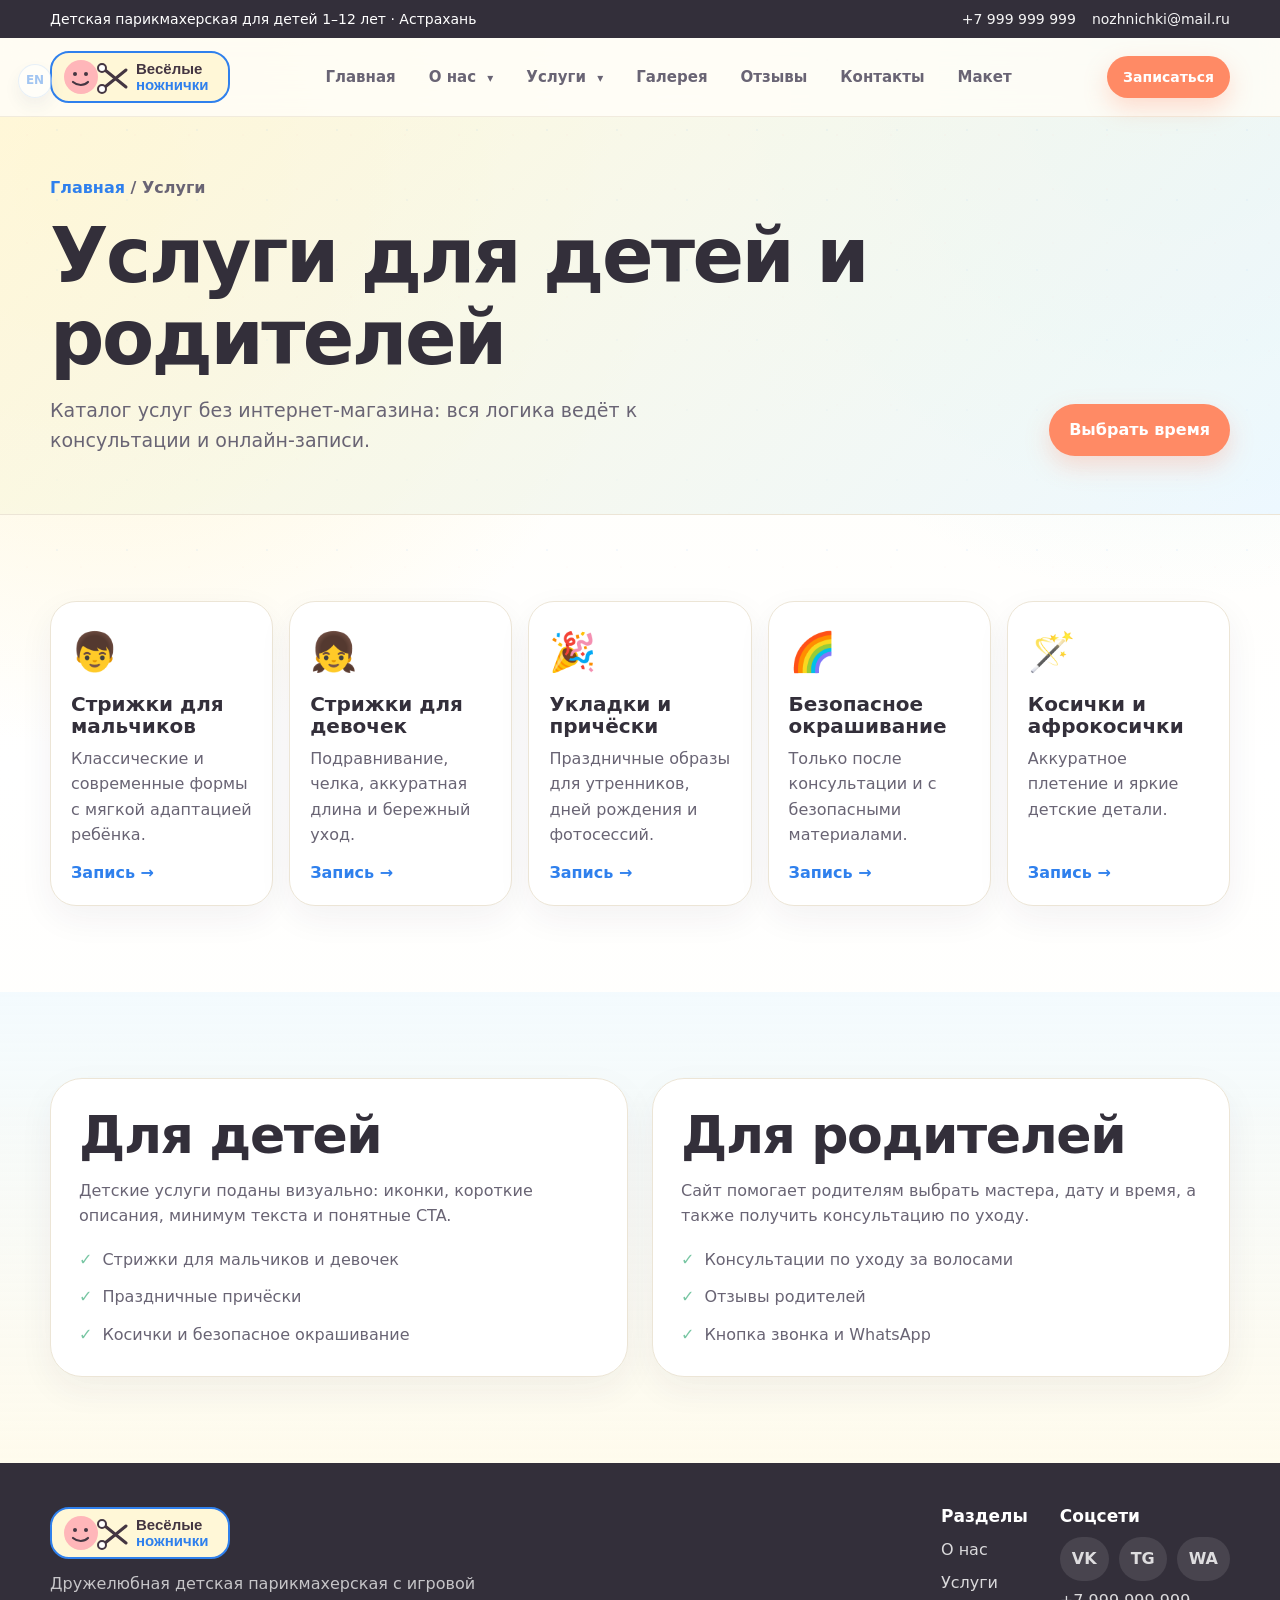
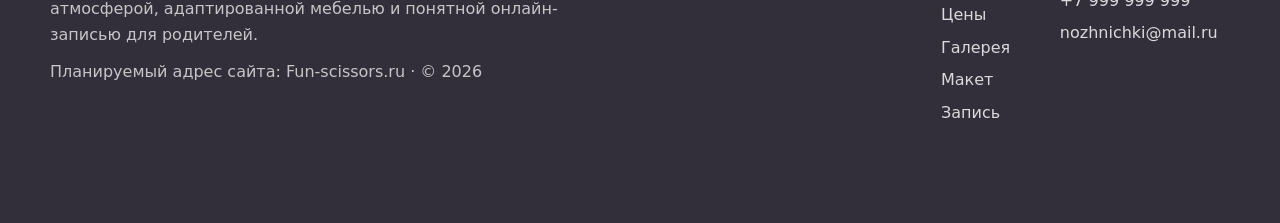
<file: pages/services.html>
<!doctype html>

<html lang="ru">
  <head>
    <meta charset="utf-8" />
    <meta content="width=device-width, initial-scale=1" name="viewport" />
    <title>Услуги — Весёлые ножнички</title>
    <meta
      content="услуги детской парикмахерской, детская стрижка, укладка, косички, безопасное окрашивание"
      name="keywords"
    />
    <meta
      content="Стрижки для мальчиков и девочек, укладки, безопасное окрашивание, косички и консультации по уходу."
      name="description"
    />
    <meta content="#fff7d7" name="theme-color" />
    <link href="../assets/img/logo.svg" rel="icon" type="image/svg+xml" />
    <link href="../assets/css/styles.css" rel="stylesheet" />
  </head>
  <body>
    <div class="top-bar">
      <div class="container top-bar__inner">
        <span>Детская парикмахерская для детей 1–12 лет · Астрахань</span>
        <div class="top-bar__links">
          <a href="tel:+79999999999">+7 999 999 999</a>
          <a href="mailto:nozhnichki@mail.ru">nozhnichki@mail.ru</a>
        </div>
      </div>
    </div>
    <header class="site-header">
      <div class="container header__inner">
        <a
          aria-label="Весёлые ножнички — на главную"
          class="logo"
          href="../index.html"
        >
          <img
            alt="Весёлые ножнички"
            height="52"
            src="../assets/img/logo.svg"
            width="180"
          />
        </a>
        <nav aria-label="Главное меню" class="main-nav" data-nav="">
          <a class="nav-direct" href="../index.html">Главная</a>
          <div class="nav-group" data-dropdown="">
            <button aria-expanded="false" class="nav-trigger" type="button">
              О нас
            </button>
            <div class="nav-dropdown" role="menu">
              <a href="about.html#history">История</a>
              <a href="about.html#team">Команда</a>
              <a href="about.html#audience">Целевая аудитория</a>
            </div>
          </div>
          <div class="nav-group" data-dropdown="">
            <button aria-expanded="false" class="nav-trigger" type="button">
              Услуги
            </button>
            <div class="nav-dropdown" role="menu">
              <a href="services.html#kids-services">Для детей</a>
              <a href="services.html#parents-services">Для родителей</a>
              <a href="prices.html">Цены</a>
            </div>
          </div>
          <a class="nav-direct" href="gallery.html">Галерея</a>
          <a class="nav-direct" href="reviews.html">Отзывы</a>
          <a class="nav-direct" href="contacts.html">Контакты</a>
          <a class="nav-direct" href="layout.html">Макет</a>
        </nav>
        <div class="header__actions">
          <a aria-label="English version" class="lang-link" href="en.html"
            >EN</a
          >
          <a class="btn btn--small" href="booking.html">Записаться</a>
          <button
            aria-expanded="false"
            aria-label="Открыть меню"
            class="burger"
            data-burger=""
          >
            <span></span>
          </button>
        </div>
      </div>
    </header>
    <main>
      <section class="page-hero">
        <div class="container page-hero__grid">
          <div>
            <div class="breadcrumbs">
              <a href="../index.html">Главная</a> / Услуги
            </div>
            <h1>Услуги для детей и родителей</h1>
            <p>
              Каталог услуг без интернет-магазина: вся логика ведёт к
              консультации и онлайн-записи.
            </p>
          </div>
          <a class="btn" href="booking.html">Выбрать время</a>
        </div>
      </section>
      <section class="section" id="kids-services">
        <div class="container service-list">
          <article class="service-card">
            <div>
              <div class="emoji">👦</div>
              <h3>Стрижки для мальчиков</h3>
              <p>
                Классические и современные формы с мягкой адаптацией ребёнка.
              </p>
            </div>
            <a class="price" href="booking.html">Запись →</a>
          </article>
          <article class="service-card">
            <div>
              <div class="emoji">👧</div>
              <h3>Стрижки для девочек</h3>
              <p>Подравнивание, челка, аккуратная длина и бережный уход.</p>
            </div>
            <a class="price" href="booking.html">Запись →</a>
          </article>
          <article class="service-card">
            <div>
              <div class="emoji">🎉</div>
              <h3>Укладки и причёски</h3>
              <p>
                Праздничные образы для утренников, дней рождения и фотосессий.
              </p>
            </div>
            <a class="price" href="booking.html">Запись →</a>
          </article>
          <article class="service-card">
            <div>
              <div class="emoji">🌈</div>
              <h3>Безопасное окрашивание</h3>
              <p>Только после консультации и с безопасными материалами.</p>
            </div>
            <a class="price" href="booking.html">Запись →</a>
          </article>
          <article class="service-card">
            <div>
              <div class="emoji">🪄</div>
              <h3>Косички и афрокосички</h3>
              <p>Аккуратное плетение и яркие детские детали.</p>
            </div>
            <a class="price" href="booking.html">Запись →</a>
          </article>
        </div>
      </section>
      <section class="section section--soft" id="parents-services">
        <div class="container two-col">
          <article class="panel">
            <h2>Для детей</h2>
            <p>
              Детские услуги поданы визуально: иконки, короткие описания,
              минимум текста и понятные CTA.
            </p>
            <ul class="check-list">
              <li>Стрижки для мальчиков и девочек</li>
              <li>Праздничные причёски</li>
              <li>Косички и безопасное окрашивание</li>
            </ul>
          </article>
          <article class="panel">
            <h2>Для родителей</h2>
            <p>
              Сайт помогает родителям выбрать мастера, дату и время, а также
              получить консультацию по уходу.
            </p>
            <ul class="check-list">
              <li>Консультации по уходу за волосами</li>
              <li>Отзывы родителей</li>
              <li>Кнопка звонка и WhatsApp</li>
            </ul>
          </article>
        </div>
      </section>
    </main>
    <footer class="footer">
      <div class="container footer__grid">
        <div>
          <img
            alt="Весёлые ножнички"
            height="52"
            src="../assets/img/logo.svg"
            width="180"
          />
          <p>
            Дружелюбная детская парикмахерская с игровой атмосферой,
            адаптированной мебелью и понятной онлайн-записью для родителей.
          </p>
          <p>
            Планируемый адрес сайта: Fun-scissors.ru · ©
            <span data-year=""></span>
          </p>
        </div>
        <div>
          <h3>Разделы</h3>
          <a href="about.html">О нас</a>
          <a href="services.html">Услуги</a>
          <a href="prices.html">Цены</a>
          <a href="gallery.html">Галерея</a>
          <a href="layout.html">Макет</a>
          <a href="booking.html">Запись</a>
        </div>
        <div>
          <h3>Соцсети</h3>
          <div class="socials">
            <a aria-label="VK" href="#">VK</a>
            <a aria-label="Telegram" href="#">TG</a>
            <a aria-label="WhatsApp" href="https://wa.me/79999999999">WA</a>
          </div>
          <a href="tel:+79999999999">+7 999 999 999</a>
          <a href="mailto:nozhnichki@mail.ru">nozhnichki@mail.ru</a>
        </div>
      </div>
      <!-- Место для счетчиков статистики: Яндекс.Метрика / Google Analytics подключаются при публикации. -->
    </footer>
    <a class="mobile-call" href="tel:+79999999999">Позвонить администратору</a>
    <button aria-label="Наверх" class="to-top" data-to-top="">↑</button>
    <script src="../assets/js/main.js"></script>
    <script src="../assets/js/dropdown-menu.js"></script>
    <script src="../assets/js/gallery-lightbox.js"></script>
    <script src="../assets/js/booking-calendar.js"></script>
    <script src="../assets/js/promo-timer.js"></script>
  </body>
</html>
</file>
<file: assets/css/styles.css>
:root {
  --bg: #fffdf6;
  --surface: #ffffff;
  --surface-soft: #fff7d7;
  --text: #332f3a;
  --muted: #696474;
  --blue: #2f80ed;
  --blue-soft: #eaf7ff;
  --coral: #ff8a65;
  --pink: #ffb6b9;
  --yellow: #ffdf75;
  --green: #78c6a3;
  --purple: #8e7dff;
  --line: #ece5d6;
  --shadow: 0 18px 50px rgba(48, 42, 63, 0.12);
  --radius-lg: 32px;
  --radius-md: 22px;
  --radius-sm: 14px;
  --container: 1180px;
}

* {
  box-sizing: border-box;
}
html {
  scroll-behavior: smooth;
}
body {
  margin: 0;
  font-family:
    Inter,
    ui-sans-serif,
    system-ui,
    -apple-system,
    BlinkMacSystemFont,
    "Segoe UI",
    Arial,
    sans-serif;
  color: var(--text);
  background:
    radial-gradient(
      circle at 8% 10%,
      rgba(255, 223, 117, 0.3),
      transparent 28%
    ),
    radial-gradient(
      circle at 92% 4%,
      rgba(126, 214, 223, 0.22),
      transparent 25%
    ),
    linear-gradient(180deg, #fffdf6 0%, #ffffff 42%, #fffdf6 100%);
  line-height: 1.6;
}

body::before {
  content: "";
  position: fixed;
  inset: 0;
  pointer-events: none;
  opacity: 0.42;
  background-image:
    radial-gradient(var(--pink) 1.2px, transparent 1.2px),
    radial-gradient(var(--blue) 1px, transparent 1px);
  background-size:
    54px 54px,
    70px 70px;
  background-position:
    0 0,
    22px 25px;
  mask-image: linear-gradient(180deg, #000 0%, transparent 70%);
  z-index: -1;
}

a {
  color: inherit;
  text-decoration: none;
}
img {
  max-width: 100%;
  display: block;
}
button,
input,
select,
textarea {
  font: inherit;
}

.container {
  width: min(100% - 32px, var(--container));
  margin: 0 auto;
}

.top-bar {
  background: var(--text);
  color: #fff;
  font-size: 14px;
}
.top-bar__inner {
  min-height: 38px;
  display: flex;
  align-items: center;
  justify-content: space-between;
  gap: 18px;
}
.top-bar a {
  color: #fff;
  opacity: 0.95;
}
.top-bar__links {
  display: flex;
  gap: 16px;
  flex-wrap: wrap;
}

.site-header {
  position: sticky;
  top: 0;
  z-index: 50;
  background: rgba(255, 253, 246, 0.88);
  backdrop-filter: blur(16px);
  border-bottom: 1px solid rgba(236, 229, 214, 0.75);
}
.header__inner {
  min-height: 78px;
  display: flex;
  align-items: center;
  justify-content: space-between;
  gap: 20px;
}
.logo {
  display: inline-flex;
  align-items: center;
  min-width: 160px;
}
.logo img {
  width: 180px;
  height: auto;
}
.main-nav {
  display: flex;
  align-items: center;
  gap: 7px;
}
.main-nav a {
  padding: 10px 13px;
  border-radius: 999px;
  color: var(--muted);
  font-weight: 700;
  font-size: 15px;
}
.main-nav a:hover,
.main-nav a.active {
  color: var(--text);
  background: var(--surface-soft);
}
.header__actions {
  display: flex;
  align-items: center;
  gap: 10px;
}
.lang-link {
  position: fixed;
  left: 18px;
  bottom: 18px;
  z-index: 65;
  width: 34px;
  height: 34px;
  display: inline-grid;
  place-items: center;
  border-radius: 50%;
  border: 1px solid rgba(47, 128, 237, 0.18);
  font-size: 12px;
  font-weight: 800;
  color: rgba(47, 128, 237, 0.72);
  background: rgba(255, 255, 255, 0.82);
  box-shadow: 0 8px 18px rgba(38, 47, 86, 0.1);
  opacity: 0.62;
}
.lang-link:hover,
.lang-link:focus-visible {
  opacity: 1;
  color: var(--blue);
  background: #fff;
}
.burger {
  display: none;
  width: 44px;
  height: 44px;
  border: 0;
  border-radius: 14px;
  background: var(--surface-soft);
  color: var(--text);
  cursor: pointer;
}
.burger span,
.burger::before,
.burger::after {
  content: "";
  display: block;
  width: 20px;
  height: 2px;
  margin: 5px auto;
  background: currentColor;
  border-radius: 2px;
}

.btn {
  display: inline-flex;
  align-items: center;
  justify-content: center;
  gap: 9px;
  border: 0;
  min-height: 48px;
  padding: 13px 20px;
  border-radius: 999px;
  color: #fff;
  background: var(--coral);
  font-weight: 900;
  box-shadow: 0 10px 24px rgba(255, 138, 101, 0.28);
  cursor: pointer;
  transition:
    transform 0.2s ease,
    box-shadow 0.2s ease,
    background 0.2s ease;
}
.btn:hover {
  transform: translateY(-2px);
  box-shadow: 0 16px 30px rgba(255, 138, 101, 0.35);
}
.btn:active {
  transform: translateY(0);
}
.btn--blue {
  background: var(--blue);
  box-shadow: 0 10px 24px rgba(47, 128, 237, 0.22);
}
.btn--green {
  background: var(--green);
  box-shadow: 0 10px 24px rgba(120, 198, 163, 0.25);
}
.btn--ghost {
  background: #fff;
  color: var(--text);
  border: 2px solid var(--line);
  box-shadow: none;
}
.btn--small {
  min-height: 42px;
  padding: 10px 16px;
  font-size: 14px;
}

.section {
  padding: 86px 0;
}
.section--soft {
  background: linear-gradient(
    180deg,
    rgba(234, 247, 255, 0.55),
    rgba(255, 247, 215, 0.35)
  );
}
.section__head {
  max-width: 760px;
  margin: 0 auto 38px;
  text-align: center;
}
.eyebrow {
  display: inline-flex;
  align-items: center;
  gap: 8px;
  margin: 0 0 12px;
  padding: 7px 12px;
  border-radius: 999px;
  color: var(--blue);
  background: var(--blue-soft);
  font-weight: 900;
  font-size: 14px;
}
h1,
h2,
h3 {
  line-height: 1.08;
  margin: 0;
}
h1 {
  font-size: clamp(40px, 7vw, 76px);
  letter-spacing: -2.5px;
}
h2 {
  font-size: clamp(32px, 4.8vw, 52px);
  letter-spacing: -1.4px;
}
h3 {
  font-size: 24px;
}
p {
  margin: 0;
  color: var(--muted);
}
.lead {
  font-size: clamp(18px, 2.2vw, 22px);
  color: #5a5464;
}

.hero {
  padding: 58px 0 86px;
}
.hero__grid {
  display: grid;
  grid-template-columns: minmax(0, 1.02fr) minmax(360px, 0.78fr);
  gap: 34px;
  align-items: center;
}
.hero__copy {
  position: relative;
}
.hero__copy::before {
  content: "✦";
  position: absolute;
  top: -36px;
  left: -24px;
  color: var(--yellow);
  font-size: 52px;
  transform: rotate(-10deg);
}
.hero h1 span {
  color: var(--blue);
}
.hero .lead {
  margin: 22px 0 28px;
  max-width: 660px;
}
.hero__actions {
  display: flex;
  gap: 14px;
  flex-wrap: wrap;
  margin-bottom: 28px;
}
.badges {
  display: flex;
  gap: 10px;
  flex-wrap: wrap;
}
.badge {
  display: inline-flex;
  align-items: center;
  gap: 8px;
  padding: 9px 13px;
  border-radius: 999px;
  background: #fff;
  border: 1px solid var(--line);
  font-weight: 800;
  color: var(--text);
  box-shadow: 0 8px 18px rgba(48, 42, 63, 0.05);
}
.hero__visual {
  position: relative;
  min-height: 520px;
}
.hero-card {
  border-radius: 42px;
  padding: 18px;
  background: #fff;
  border: 1px solid var(--line);
  box-shadow: var(--shadow);
  transform: rotate(1.5deg);
}
.hero-card img {
  border-radius: 32px;
}
.floating-note {
  position: absolute;
  right: 8px;
  bottom: 22px;
  max-width: 265px;
  padding: 18px;
  border-radius: 24px;
  background: var(--text);
  color: #fff;
  box-shadow: var(--shadow);
}
.floating-note strong {
  display: block;
  margin-bottom: 5px;
  font-size: 17px;
}
.floating-note span {
  color: rgba(255, 255, 255, 0.75);
}

.booking-card {
  margin-top: -46px;
  position: relative;
  z-index: 5;
}
.booking-card__inner {
  background: #fff;
  border: 1px solid var(--line);
  border-radius: var(--radius-lg);
  box-shadow: var(--shadow);
  padding: 26px;
}
.booking-card__top {
  display: flex;
  justify-content: space-between;
  gap: 18px;
  align-items: start;
  margin-bottom: 18px;
}
.booking-card h2 {
  font-size: clamp(26px, 3vw, 38px);
}
.booking-card p {
  margin-top: 8px;
}
.form-grid {
  display: grid;
  grid-template-columns: repeat(4, minmax(0, 1fr));
  gap: 14px;
}
.form-grid--full {
  grid-template-columns: repeat(2, minmax(0, 1fr));
}
.field {
  display: grid;
  gap: 7px;
}
.field--wide {
  grid-column: span 2;
}
.field label {
  color: var(--text);
  font-weight: 850;
  font-size: 14px;
}
.field input,
.field select,
.field textarea {
  width: 100%;
  min-height: 48px;
  border: 2px solid #eee8dc;
  border-radius: 15px;
  padding: 11px 13px;
  color: var(--text);
  background: #fffdf8;
  outline: none;
}
.field textarea {
  min-height: 110px;
  resize: vertical;
}
.field input:focus,
.field select:focus,
.field textarea:focus {
  border-color: var(--blue);
  box-shadow: 0 0 0 4px rgba(47, 128, 237, 0.11);
}
.form-foot {
  grid-column: 1 / -1;
  display: flex;
  gap: 14px;
  align-items: center;
  justify-content: space-between;
  flex-wrap: wrap;
  margin-top: 4px;
}
.captcha-line {
  display: flex;
  align-items: center;
  gap: 10px;
  color: var(--muted);
  font-size: 14px;
}
.captcha-line input {
  width: 18px;
  height: 18px;
  accent-color: var(--green);
}
.form-status {
  grid-column: 1 / -1;
  display: none;
  padding: 13px 16px;
  border-radius: 14px;
  color: #135f3a;
  background: #e8fff0;
  border: 1px solid #c5efd6;
  font-weight: 800;
}
.form-status.is-visible {
  display: block;
}
.calendar-note {
  grid-column: 1 / -1;
  display: inline-flex;
  align-items: center;
  width: fit-content;
  max-width: 100%;
  margin-top: -2px;
  padding: 7px 12px;
  border-radius: 999px;
  color: #2f6ecb;
  background: var(--blue-soft);
  font-size: 13px;
  line-height: 1.25;
  font-weight: 850;
}
.calendar-note--warning {
  color: #8a4d00;
  background: #fff0cd;
}

.cards {
  display: grid;
  grid-template-columns: repeat(3, minmax(0, 1fr));
  gap: 20px;
}
.card {
  position: relative;
  overflow: hidden;
  background: #fff;
  border: 1px solid var(--line);
  border-radius: var(--radius-md);
  padding: 24px;
  box-shadow: 0 12px 35px rgba(48, 42, 63, 0.06);
}
.card::after {
  content: "";
  position: absolute;
  width: 120px;
  height: 120px;
  border-radius: 50%;
  right: -55px;
  top: -55px;
  background: rgba(255, 223, 117, 0.45);
}
.card__icon {
  width: 66px;
  height: 66px;
  border-radius: 20px;
  display: grid;
  place-items: center;
  margin-bottom: 16px;
  background: var(--blue-soft);
  font-size: 31px;
}
.card h3 {
  margin-bottom: 10px;
}
.card ul {
  margin: 14px 0 0;
  padding-left: 20px;
  color: var(--muted);
}
.card li + li {
  margin-top: 6px;
}

.about-grid {
  display: grid;
  grid-template-columns: minmax(0, 0.92fr) minmax(0, 1.08fr);
  gap: 28px;
  align-items: start;
}
.info-panel {
  border-radius: var(--radius-lg);
  background: var(--surface-soft);
  padding: 30px;
  border: 1px solid rgba(255, 203, 119, 0.65);
}
.info-panel h2 {
  margin-bottom: 18px;
}
.timeline {
  display: grid;
  gap: 14px;
}
.timeline__item {
  display: grid;
  grid-template-columns: 72px 1fr;
  gap: 15px;
  padding: 18px;
  background: #fff;
  border-radius: 20px;
  border: 1px solid var(--line);
}
.timeline__year {
  width: 62px;
  height: 62px;
  display: grid;
  place-items: center;
  border-radius: 18px;
  background: var(--blue);
  color: #fff;
  font-weight: 900;
}
.stats {
  display: grid;
  grid-template-columns: repeat(4, minmax(0, 1fr));
  gap: 14px;
  margin-top: 22px;
}
.stat {
  background: #fff;
  border: 1px solid var(--line);
  border-radius: 20px;
  padding: 20px;
  text-align: center;
}
.stat strong {
  display: block;
  color: var(--coral);
  font-size: 28px;
  line-height: 1;
  margin-bottom: 8px;
}
.stat span {
  color: var(--muted);
  font-weight: 700;
  font-size: 14px;
}

.service-list {
  display: grid;
  grid-template-columns: repeat(5, minmax(0, 1fr));
  gap: 16px;
}
.service-card {
  min-height: 230px;
  display: flex;
  flex-direction: column;
  justify-content: space-between;
  padding: 20px;
  border-radius: 26px;
  background: #fff;
  border: 1px solid var(--line);
  box-shadow: 0 12px 35px rgba(48, 42, 63, 0.06);
}
.service-card .emoji {
  font-size: 38px;
}
.service-card h3 {
  font-size: 20px;
  margin: 12px 0 8px;
}
.service-card .price {
  margin-top: 12px;
  font-weight: 900;
  color: var(--blue);
}

.offer-grid {
  display: grid;
  grid-template-columns: 1.15fr 0.85fr;
  gap: 20px;
}
.offer {
  min-height: 250px;
  border-radius: var(--radius-lg);
  padding: 28px;
  overflow: hidden;
  position: relative;
  background: linear-gradient(135deg, #ffdf75, #ffb6b9);
  display: flex;
  flex-direction: column;
  justify-content: flex-end;
}
.offer:nth-child(2) {
  background: linear-gradient(135deg, #7ed6df, #b8f7d4);
}
.offer:nth-child(3) {
  background: linear-gradient(135deg, #e8dcff, #fff7d7);
}
.offer::before {
  content: "✂";
  position: absolute;
  right: 18px;
  top: -16px;
  font-size: 128px;
  opacity: 0.14;
  transform: rotate(-18deg);
}
.offer:first-child {
  grid-row: span 2;
}
.offer h3 {
  font-size: clamp(28px, 4vw, 44px);
  margin-bottom: 12px;
}
.offer p {
  color: rgba(51, 47, 58, 0.72);
  max-width: 520px;
}

.gallery {
  display: grid;
  grid-template-columns: repeat(4, minmax(0, 1fr));
  gap: 16px;
}
.gallery figure {
  margin: 0;
  overflow: hidden;
  border-radius: 24px;
  background: #fff;
  border: 1px solid var(--line);
  box-shadow: 0 10px 30px rgba(48, 42, 63, 0.05);
}
.gallery figcaption {
  padding: 12px 14px 16px;
  font-weight: 850;
}
.gallery figcaption span {
  display: block;
  color: var(--muted);
  font-weight: 600;
  font-size: 14px;
}

.price-box {
  display: grid;
  grid-template-columns: minmax(0, 0.75fr) minmax(0, 1.25fr);
  gap: 22px;
  align-items: start;
}
.price-note {
  background: var(--text);
  color: #fff;
  border-radius: var(--radius-lg);
  padding: 30px;
  position: sticky;
  top: 110px;
}
.price-note p {
  color: rgba(255, 255, 255, 0.76);
  margin-top: 12px;
}
.price-table {
  width: 100%;
  border-collapse: collapse;
  overflow: hidden;
  border-radius: var(--radius-md);
  background: #fff;
  box-shadow: var(--shadow);
}
.price-table th,
.price-table td {
  text-align: left;
  padding: 18px;
  border-bottom: 1px solid var(--line);
}
.price-table th {
  background: var(--surface-soft);
  font-size: 14px;
  text-transform: uppercase;
  letter-spacing: 0.05em;
}
.price-table tr:last-child td {
  border-bottom: 0;
}
.price-table td:last-child {
  font-weight: 900;
  color: var(--blue);
}

.reviews {
  display: grid;
  grid-template-columns: repeat(3, minmax(0, 1fr));
  gap: 20px;
}
.review {
  background: #fff;
  border: 1px solid var(--line);
  border-radius: var(--radius-md);
  padding: 24px;
  box-shadow: 0 12px 35px rgba(48, 42, 63, 0.06);
}
.review__stars {
  color: #ffb703;
  letter-spacing: 2px;
  margin-bottom: 12px;
}
.review p {
  color: #4b4657;
}
.review strong {
  display: block;
  margin-top: 16px;
}

.contact-grid {
  display: grid;
  grid-template-columns: minmax(0, 0.86fr) minmax(0, 1.14fr);
  gap: 24px;
}
.contact-card {
  border-radius: var(--radius-lg);
  background: #fff;
  border: 1px solid var(--line);
  box-shadow: var(--shadow);
  padding: 28px;
}
.contact-list {
  display: grid;
  gap: 16px;
  margin: 22px 0;
}
.contact-list a,
.contact-list div {
  display: flex;
  gap: 13px;
  align-items: flex-start;
  color: var(--text);
  font-weight: 800;
}
.contact-list span {
  font-size: 24px;
  line-height: 1;
}
.map-card {
  overflow: hidden;
  border-radius: var(--radius-lg);
  border: 1px solid var(--line);
  background: #fff;
  box-shadow: var(--shadow);
}
.map-card img {
  width: 100%;
  height: 100%;
  object-fit: cover;
  min-height: 360px;
}
.map-card iframe,
.map-card .yandex-map {
  display: block;
  width: 100%;
  height: 100%;
  min-height: 360px;
  border: 0;
}

.footer {
  padding: 44px 0 90px;
  color: #fff;
  background: var(--text);
}
.footer__grid {
  display: grid;
  grid-template-columns: 1fr auto auto;
  gap: 32px;
  align-items: start;
}
.footer p {
  color: rgba(255, 255, 255, 0.72);
  max-width: 520px;
  margin-top: 12px;
}
.footer h3 {
  font-size: 17px;
  margin-bottom: 12px;
}
.footer a {
  display: block;
  color: rgba(255, 255, 255, 0.82);
  margin: 7px 0;
}
.socials {
  display: flex;
  gap: 10px;
  flex-wrap: wrap;
}
.socials a {
  margin: 0;
  padding: 9px 12px;
  border-radius: 999px;
  background: rgba(255, 255, 255, 0.1);
  font-weight: 800;
}

.page-hero {
  padding: 58px 0;
  background: linear-gradient(
    135deg,
    rgba(255, 247, 215, 0.86),
    rgba(234, 247, 255, 0.86)
  );
  border-bottom: 1px solid var(--line);
}
.page-hero__grid {
  display: grid;
  grid-template-columns: 1fr auto;
  gap: 28px;
  align-items: end;
}
.page-hero p {
  margin-top: 16px;
  max-width: 700px;
  font-size: 19px;
}
.breadcrumbs {
  color: var(--muted);
  font-weight: 750;
  margin-bottom: 14px;
}
.breadcrumbs a {
  color: var(--blue);
}
.two-col {
  display: grid;
  grid-template-columns: minmax(0, 1fr) minmax(0, 1fr);
  gap: 24px;
}
.panel {
  background: #fff;
  border: 1px solid var(--line);
  border-radius: var(--radius-lg);
  padding: 28px;
  box-shadow: 0 12px 35px rgba(48, 42, 63, 0.06);
}
.panel h2,
.panel h3 {
  margin-bottom: 14px;
}
.check-list {
  list-style: none;
  padding: 0;
  margin: 18px 0 0;
  display: grid;
  gap: 12px;
}
.check-list li {
  display: flex;
  gap: 10px;
  color: var(--muted);
}
.check-list li::before {
  content: "✓";
  color: var(--green);
  font-weight: 900;
}

.steps {
  display: grid;
  grid-template-columns: repeat(4, minmax(0, 1fr));
  gap: 16px;
  counter-reset: step;
}
.step {
  background: #fff;
  border: 1px solid var(--line);
  border-radius: 24px;
  padding: 22px;
  position: relative;
}
.step::before {
  counter-increment: step;
  content: counter(step);
  width: 42px;
  height: 42px;
  display: grid;
  place-items: center;
  border-radius: 50%;
  background: var(--coral);
  color: #fff;
  font-weight: 900;
  margin-bottom: 16px;
}

.mobile-call {
  display: none;
  position: fixed;
  left: 16px;
  right: 16px;
  bottom: 16px;
  z-index: 70;
  align-items: center;
  justify-content: center;
  min-height: 52px;
  border-radius: 999px;
  background: var(--green);
  color: #fff;
  font-weight: 950;
  box-shadow: 0 16px 36px rgba(31, 130, 91, 0.28);
}
.to-top {
  position: fixed;
  right: 20px;
  bottom: 20px;
  z-index: 60;
  width: 46px;
  height: 46px;
  border: 0;
  border-radius: 50%;
  background: var(--text);
  color: #fff;
  font-size: 22px;
  display: none;
  cursor: pointer;
}
.to-top.is-visible {
  display: grid;
  place-items: center;
}

@media (max-width: 1040px) {
  .main-nav {
    position: fixed;
    top: 116px;
    left: 16px;
    right: 16px;
    display: none;
    flex-direction: column;
    align-items: stretch;
    padding: 16px;
    border-radius: 24px;
    background: #fff;
    border: 1px solid var(--line);
    box-shadow: var(--shadow);
  }
  .main-nav.is-open {
    display: flex;
  }
  .main-nav a {
    border-radius: 14px;
  }
  .burger {
    display: block;
  }
  .hero__grid,
  .about-grid,
  .contact-grid,
  .price-box,
  .page-hero__grid {
    grid-template-columns: 1fr;
  }
  .hero__visual {
    min-height: auto;
  }
  .floating-note {
    position: static;
    margin-top: -18px;
    margin-left: 22px;
    transform: rotate(-1deg);
  }
  .form-grid {
    grid-template-columns: repeat(2, minmax(0, 1fr));
  }
  .service-list {
    grid-template-columns: repeat(2, minmax(0, 1fr));
  }
  .offer-grid {
    grid-template-columns: 1fr;
  }
  .offer:first-child {
    grid-row: auto;
  }
  .stats,
  .gallery,
  .steps {
    grid-template-columns: repeat(2, minmax(0, 1fr));
  }
  .price-note {
    position: static;
  }
}

@media (max-width: 760px) {
  .lang-link {
    left: 14px;
    bottom: 82px;
    width: 32px;
    height: 32px;
    font-size: 11px;
  }
  .top-bar__inner {
    justify-content: center;
    text-align: center;
    padding: 7px 0;
  }
  .top-bar__links {
    display: none;
  }
  .header__actions .btn {
    display: none;
  }
  .logo img {
    width: 155px;
  }
  .header__inner {
    min-height: 68px;
  }
  .main-nav {
    top: 106px;
  }
  .hero {
    padding-top: 38px;
  }
  .section {
    padding: 58px 0;
  }
  .booking-card {
    margin-top: -22px;
  }
  .booking-card__top {
    display: block;
  }
  .form-grid,
  .form-grid--full,
  .cards,
  .service-list,
  .reviews,
  .footer__grid,
  .two-col,
  .stats,
  .gallery,
  .steps {
    grid-template-columns: 1fr;
  }
  .field--wide {
    grid-column: auto;
  }
  .form-foot {
    align-items: stretch;
  }
  .form-foot .btn {
    width: 100%;
  }
  .price-table {
    font-size: 14px;
  }
  .price-table th,
  .price-table td {
    padding: 13px;
  }
  .footer {
    padding-bottom: 88px;
  }
  .mobile-call {
    display: flex;
  }
  .to-top {
    bottom: 84px;
  }
}

@media (prefers-reduced-motion: reduce) {
  *,
  *::before,
  *::after {
    scroll-behavior: auto !important;
    transition: none !important;
  }
}

/* Дополнения по требованиям практики: выпадающее меню, галерея, календарь, таймер, макет */
.main-nav .nav-direct,
.nav-trigger {
  padding: 10px 13px;
  border-radius: 999px;
  color: var(--muted);
  font-weight: 700;
  font-size: 15px;
  background: transparent;
  border: 0;
  cursor: pointer;
  line-height: 1.2;
}
.main-nav .nav-direct:hover,
.nav-trigger:hover,
.nav-group.is-open .nav-trigger {
  color: var(--text);
  background: var(--surface-soft);
}
.nav-group {
  position: relative;
  display: inline-flex;
  align-items: center;
}
.nav-trigger::after {
  content: "▾";
  margin-left: 6px;
  font-size: 12px;
}
.nav-dropdown {
  position: absolute;
  left: 0;
  top: calc(100% + 12px);
  min-width: 220px;
  padding: 10px;
  border-radius: 18px;
  background: #fff;
  border: 1px solid var(--line);
  box-shadow: var(--shadow);
  display: none;
  z-index: 120;
}
.nav-group:hover .nav-dropdown,
.nav-group:focus-within .nav-dropdown,
.nav-group.is-open .nav-dropdown {
  display: grid;
  gap: 4px;
}
.nav-dropdown a {
  display: block;
  padding: 10px 12px;
  border-radius: 12px;
  color: var(--text);
  white-space: nowrap;
}
.nav-dropdown a:hover {
  background: var(--blue-soft);
  color: var(--blue);
}
.gallery-open {
  width: 100%;
  display: block;
  padding: 0;
  border: 0;
  background: transparent;
  text-align: left;
  cursor: zoom-in;
  color: inherit;
}
.gallery-open img {
  transition: transform 0.25s ease;
}
.gallery-open:hover img {
  transform: scale(1.04);
}
.gallery--large {
  grid-template-columns: repeat(2, minmax(0, 1fr));
}
.lightbox {
  position: fixed;
  inset: 0;
  display: none;
  place-items: center;
  padding: 24px;
  background: rgba(28, 25, 34, 0.78);
  z-index: 200;
}
.lightbox.is-open {
  display: grid;
}
.lightbox__dialog {
  max-width: min(860px, 94vw);
  background: #fff;
  border-radius: 28px;
  overflow: hidden;
  box-shadow: var(--shadow);
}
.lightbox__dialog img {
  width: 100%;
  max-height: 72vh;
  object-fit: contain;
  background: var(--surface-soft);
}
.lightbox__caption {
  padding: 16px 20px 20px;
  font-weight: 900;
}
.lightbox__close {
  position: fixed;
  right: 22px;
  top: 18px;
  width: 46px;
  height: 46px;
  border-radius: 50%;
  border: 0;
  background: #fff;
  color: var(--text);
  font-size: 28px;
  cursor: pointer;
}
.promo-timer__box {
  display: grid;
  grid-template-columns: 1fr auto;
  gap: 24px;
  align-items: center;
  padding: 28px;
  border-radius: var(--radius-lg);
  background: var(--text);
  color: #fff;
  box-shadow: var(--shadow);
}
.promo-timer__box p {
  color: rgba(255, 255, 255, 0.72);
}
.promo-timer__box .eyebrow {
  color: #fff;
  background: rgba(255, 255, 255, 0.14);
}
.timer {
  display: grid;
  grid-template-columns: repeat(4, auto);
  gap: 8px 10px;
  align-items: center;
  text-align: center;
  min-width: 360px;
}
.timer span {
  display: grid;
  place-items: center;
  min-width: 68px;
  min-height: 68px;
  border-radius: 20px;
  background: #fff;
  color: var(--blue);
  font-size: 32px;
  font-weight: 950;
}
.timer small {
  color: rgba(255, 255, 255, 0.76);
  font-weight: 800;
  text-transform: uppercase;
  font-size: 11px;
  letter-spacing: 0.08em;
}
.calendar-note {
  margin-top: 7px;
  color: var(--blue);
  font-weight: 800;
  font-size: 13px;
}
.layout-scheme {
  display: grid;
  gap: 10px;
  padding: 14px;
  border-radius: 24px;
  background: var(--surface-soft);
  border: 1px solid var(--line);
}
.layout-scheme div,
.layout-scheme span {
  display: grid;
  place-items: center;
  min-height: 46px;
  padding: 10px;
  border: 2px dashed rgba(47, 128, 237, 0.34);
  border-radius: 14px;
  background: #fff;
  color: var(--text);
  font-weight: 900;
}
.layout-scheme__grid {
  display: grid !important;
  grid-template-columns: repeat(3, minmax(0, 1fr));
  gap: 10px;
  border: 0 !important;
  padding: 0 !important;
  background: transparent !important;
}
code {
  padding: 2px 6px;
  border-radius: 8px;
  background: var(--blue-soft);
  color: var(--blue);
  font-weight: 800;
}

@media (max-width: 1040px) {
  .nav-group {
    display: block;
  }
  .main-nav .nav-direct,
  .nav-trigger {
    width: 100%;
    display: block;
    text-align: left;
    border-radius: 14px;
  }
  .nav-dropdown {
    position: static;
    display: grid;
    min-width: 0;
    margin: 4px 0 8px 10px;
    box-shadow: none;
    border-radius: 14px;
    background: var(--surface-soft);
  }
  .promo-timer__box {
    grid-template-columns: 1fr;
  }
  .timer {
    min-width: 0;
    width: 100%;
    justify-content: start;
  }
}
@media (max-width: 760px) {
  .gallery--large,
  .layout-scheme__grid {
    grid-template-columns: 1fr;
  }
  .timer {
    grid-template-columns: repeat(2, auto);
  }
  .timer span {
    min-width: 58px;
    min-height: 58px;
    font-size: 26px;
  }
  .lightbox {
    padding: 16px;
  }
  .lightbox__close {
    right: 14px;
    top: 12px;
  }
}

/* Generated photo assets for gallery and hero */
.hero-card img {
  width: 100%;
  height: auto;
  object-fit: cover;
}
.gallery-open img {
  width: 100%;
  aspect-ratio: 4 / 3;
  object-fit: cover;
}
</file>
